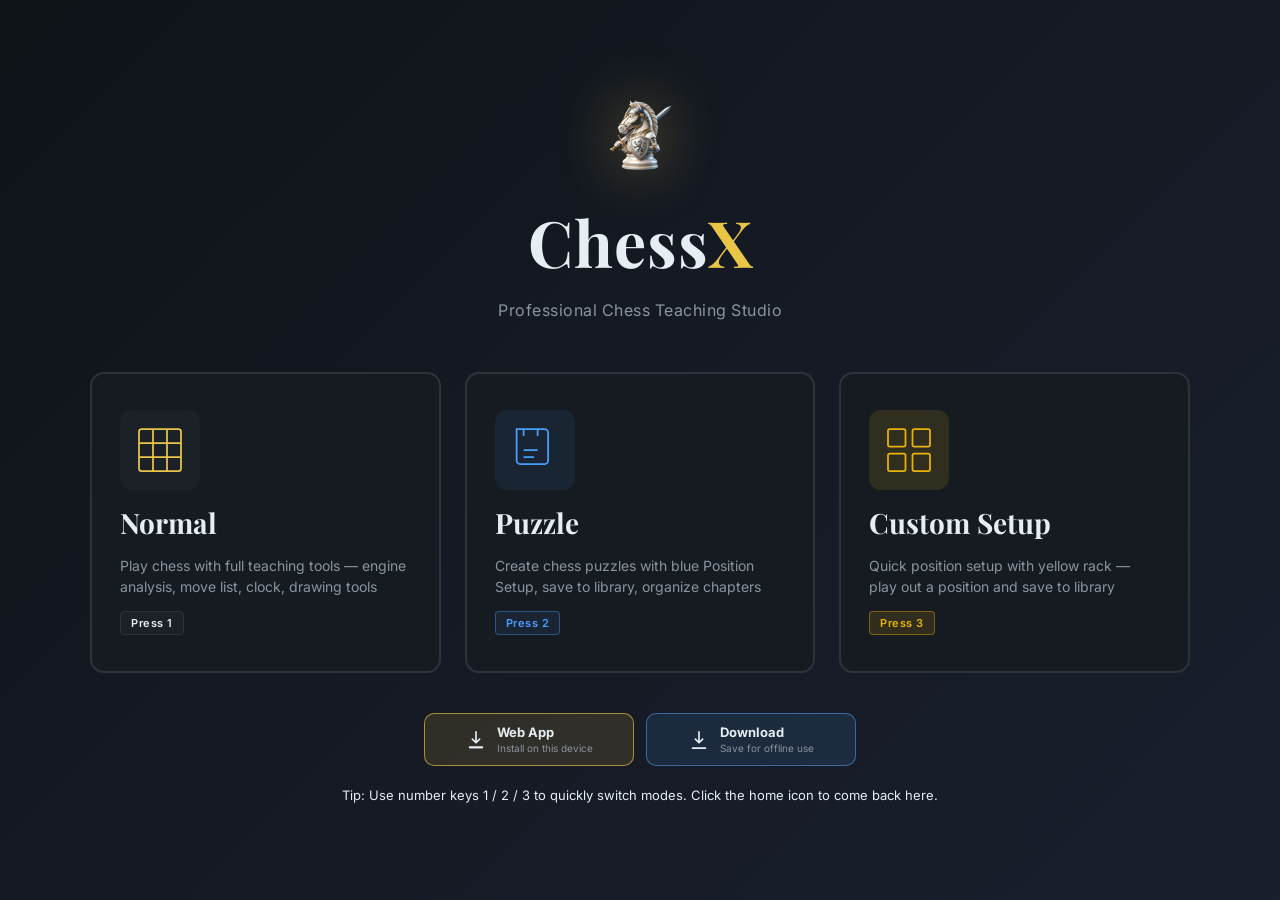
<file: index.html>
<!DOCTYPE html>
<html lang="en">
<head>
<meta charset="UTF-8" />
<meta name="viewport" content="width=device-width, initial-scale=1.0, viewport-fit=cover" />
<meta name="theme-color" content="#161b22" />
<meta name="mobile-web-app-capable" content="yes" />
<meta name="apple-mobile-web-app-capable" content="yes" />
<meta name="apple-mobile-web-app-status-bar-style" content="black-translucent" />
<meta name="apple-mobile-web-app-title" content="ChessX" />
<title>ChessX — Professional Chess Teaching Studio</title>
<link rel="manifest" href="manifest.webmanifest" />
<link rel="icon" type="image/png" sizes="128x128" href="favicon.png?v=knight" />
<link rel="alternate icon" type="image/png" sizes="128x128" href="favicon.png?v=knight" />
<link rel="apple-touch-icon" href="brand-knight.png?v=knight" />
<!-- CSS: split per section (was styles.css). Keep this order — it is the
     original cascade order, and css/<file> maps 1:1 to the old section banner.
     `python3 tools/verify_split.py` proves the concatenation is still intact. -->
<link rel="stylesheet" href="css/00-base.css" />
<link rel="stylesheet" href="css/10-topbar.css" />
<link rel="stylesheet" href="css/11-lesson-header.css" />
<link rel="stylesheet" href="css/12-layout.css" />
<link rel="stylesheet" href="css/13-sidebars.css" />
<link rel="stylesheet" href="css/14-drawing-tools.css" />
<link rel="stylesheet" href="css/15-position-editor.css" />
<link rel="stylesheet" href="css/16-bookmarks.css" />
<link rel="stylesheet" href="css/17-themes.css" />
<link rel="stylesheet" href="css/18-board.css" />
<link rel="stylesheet" href="css/19-puzzle-overlay.css" />
<link rel="stylesheet" href="css/20-move-list.css" />
<link rel="stylesheet" href="css/21-chess-clock.css" />
<link rel="stylesheet" href="css/22-teacher-notes.css" />
<link rel="stylesheet" href="css/23-modal-dead.css" />
<link rel="stylesheet" href="css/24-utils.css" />
<link rel="stylesheet" href="css/25-responsive.css" />
<link rel="stylesheet" href="css/26-right-sidebar.css" />
<link rel="stylesheet" href="css/27-left-sidebar-toggle.css" />
<link rel="stylesheet" href="css/28-position-setup-advanced.css" />
<link rel="stylesheet" href="css/30-puzzle-library.css" />
<link rel="stylesheet" href="css/31-puzzle-editor.css" />
<link rel="stylesheet" href="css/32-puzzle-authoring.css" />
<link rel="stylesheet" href="css/33-puzzle-editor-enhanced.css" />
<link rel="stylesheet" href="css/34-puzzle-inline-setup.css" />
<link rel="stylesheet" href="css/35-puzzle-editor-blue.css" />
<link rel="stylesheet" href="css/36-mode-setup.css" />
<link rel="stylesheet" href="css/37-mode-puzzle.css" />
<link rel="stylesheet" href="css/38-puzzle-editor-ui.css" />
<link rel="stylesheet" href="css/40-home-button.css" />
<link rel="stylesheet" href="css/41-front-page.css" />
<link rel="stylesheet" href="css/45-mode-normal.css" />
<link rel="stylesheet" href="css/46-checkmate.css" />
<link rel="stylesheet" href="css/47-fullscreen.css" />
<link rel="stylesheet" href="css/48-inspect-guard.css" />
<link rel="preconnect" href="https://fonts.googleapis.com">
<link rel="preconnect" href="https://fonts.gstatic.com" crossorigin>
<link href="https://fonts.googleapis.com/css2?family=Inter:wght@400;500;600;700;800&family=Playfair+Display:wght@600;700&display=swap" rel="stylesheet">
</head>
<body>

<!-- ================= TOP BAR ================= -->
<header class="topbar" id="topbar">
  <div class="brand">
    <button class="btn-ghost btn-home" id="btnHome" title="Home / Mode Picker (H)">
      <svg width="16" height="16" viewBox="0 0 24 24" fill="none" stroke="currentColor" stroke-width="2"><path d="M3 12l9-9 9 9M5 10v10h14V10"/></svg>
    </button>
    <img class="brand-icon" src="brand-knight.png" width="24" height="24" alt="ChessX white knight" />
    <span class="brand-name">Chess<span>X</span></span>
    <span class="brand-tag">Teaching Studio</span>
    <span class="mode-indicator" id="modeIndicator"></span>
  </div>

  <nav class="topbar-actions">
    <button class="btn-ghost" id="btnToggleLeftSidebar" title="Toggle Tools (T)"><svg width="16" height="16" viewBox="0 0 24 24" fill="none" stroke="currentColor" stroke-width="2"><path d="M3 6h18M3 12h18M3 18h18"/></svg><span>Tools</span></button>
    <button class="btn-ghost" id="btnFlip" title="Flip Board (F)"><svg width="16" height="16" viewBox="0 0 24 24" fill="none" stroke="currentColor" stroke-width="2"><path d="M3 12h18M3 12l4-4M3 12l4 4M21 12l-4-4M21 12l-4 4"/></svg><span>Flip</span></button>
    <button class="btn-ghost" id="btnReset" title="Reset (R)"><svg width="16" height="16" viewBox="0 0 24 24" fill="none" stroke="currentColor" stroke-width="2"><path d="M3 12a9 9 0 1 0 3-6.7L3 8"/><path d="M3 3v5h5"/></svg><span>Reset</span></button>
    <button class="btn-ghost" id="btnFullscreen" title="Fullscreen"><svg width="16" height="16" viewBox="0 0 24 24" fill="none" stroke="currentColor" stroke-width="2"><path d="M3 8V3h5M21 8V3h-5M3 16v5h5M21 16v5h-5"/></svg><span>Full</span></button>
  </nav>
</header>

<!-- ================= FRONT PAGE / MODE PICKER ================= -->
<div class="front-page" id="frontPage">
  <div class="front-page-inner">
    <div class="front-page-logo">
      <img class="brand-emblem" src="brand-knight.png" width="84" height="84" alt="ChessX white knight with shield and sword" />
      <h1 class="front-page-title">Chess<span>X</span></h1>
      <p class="front-page-tagline">Professional Chess Teaching Studio</p>
    </div>

    <div class="mode-cards">
      <button class="mode-card mode-card-normal" id="modeCardNormal" data-mode="normal">
        <div class="mode-card-icon">
          <svg viewBox="0 0 64 64" width="56" height="56" fill="none" stroke="currentColor" stroke-width="2">
            <rect x="8" y="8" width="48" height="48" rx="3"/>
            <path d="M8 24h48M8 40h48M24 8v48M40 8v48"/>
          </svg>
        </div>
        <h2 class="mode-card-title">Normal</h2>
        <p class="mode-card-desc">Play chess with full teaching tools — engine analysis, move list, clock, drawing tools</p>
        <span class="mode-card-hotkey">Press 1</span>
      </button>

      <button class="mode-card mode-card-puzzle" id="modeCardPuzzle" data-mode="puzzle">
        <div class="mode-card-icon">
          <svg viewBox="0 0 64 64" width="56" height="56" fill="none" stroke="currentColor" stroke-width="2">
            <path d="M11 8h32a4 4 0 0 1 4 4v32a4 4 0 0 1-4 4H15a4 4 0 0 1-4-4V8z"/>
            <path d="M19 8v8M35 8v8M19 32h16M19 40h12"/>
          </svg>
        </div>
        <h2 class="mode-card-title">Puzzle</h2>
        <p class="mode-card-desc">Create chess puzzles with blue Position Setup, save to library, organize chapters</p>
        <span class="mode-card-hotkey">Press 2</span>
      </button>

      <button class="mode-card mode-card-setup" id="modeCardSetup" data-mode="setup">
        <div class="mode-card-icon">
          <svg viewBox="0 0 64 64" width="56" height="56" fill="none" stroke="currentColor" stroke-width="2">
            <rect x="8" y="8" width="20" height="20" rx="2"/>
            <rect x="36" y="8" width="20" height="20" rx="2"/>
            <rect x="8" y="36" width="20" height="20" rx="2"/>
            <rect x="36" y="36" width="20" height="20" rx="2"/>
          </svg>
        </div>
        <h2 class="mode-card-title">Custom Setup</h2>
        <p class="mode-card-desc">Quick position setup with yellow rack — play out a position and save to library</p>
        <span class="mode-card-hotkey">Press 3</span>
      </button>
    </div>

    <div class="front-page-actions" id="appActions" aria-label="ChessX app options">
      <button class="app-action app-action-install" id="btnInstallApp" type="button">
        <svg class="app-action-icon" viewBox="0 0 24 24" aria-hidden="true"><path d="M12 3v12m0 0 4-4m-4 4-4-4M5 20h14"/><path d="M5 20h14"/></svg>
        <span class="app-action-copy"><strong>Web App</strong><small>Install on this device</small></span>
      </button>
      <a class="app-action app-action-download" id="btnDownloadApp" href="ChessX-WebApp.zip" download="ChessX-WebApp.zip">
        <svg class="app-action-icon" viewBox="0 0 24 24" aria-hidden="true"><path d="M12 3v12m0 0 4-4m-4 4-4-4M5 21h14"/><path d="M5 21h14"/></svg>
        <span class="app-action-copy"><strong>Download</strong><small>Save for offline use</small></span>
      </a>
    </div>
    <p class="app-install-note" id="appInstallNote" role="status" aria-live="polite"></p>
    <p class="app-offline-note" id="appOfflineNote" role="status" aria-live="polite"></p>

    <div class="front-page-footer">
      <p>Tip: Use number keys 1 / 2 / 3 to quickly switch modes. Click the home icon to come back here.</p>
    </div>
  </div>
</div>

<!-- ================= MAIN LAYOUT ================= -->
<main class="layout" id="layout" data-layout="focus">

  <!-- LEFT SIDEBAR: Teaching Tools -->
  <aside class="sidebar sidebar-left" id="leftSidebar">
    <!-- PUZZLE MODE POSITION SETUP (only visible in authoring mode) -->
    <div class="panel puzzle-mode-only" id="puzzleLeftPanel">
      <div class="panel-title panel-title-blue">
        <svg width="14" height="14" viewBox="0 0 24 24" fill="none" stroke="currentColor" stroke-width="2"><rect x="3" y="3" width="7" height="7"/><rect x="14" y="3" width="7" height="7"/><rect x="14" y="14" width="7" height="7"/><rect x="3" y="14" width="7" height="7"/></svg>
        Position Setup <span class="editor-subtitle">(puzzle only)</span>
      </div>
      <div class="pe-setup-hint" id="peSetupHint">Click a piece → click a square · drag pieces too · right-click to erase</div>
      <div class="pe-setup-controls">
        <button class="pe-mini" id="btnPEUndo" title="Undo">↶ Undo</button>
        <button class="pe-mini" id="btnPERedo" title="Redo">↷ Redo</button>
        <span class="pe-piece-count" id="pePieceCount">0·0</span>
        <button class="pe-mini" id="btnPEEmpty" title="Empty board">⌀ Empty</button>
        <button class="pe-mini" id="btnPEStart" title="Reset to standard">↻ Start</button>
      </div>
      <div class="pe-piece-rack" id="pePieceRack">
        <!-- Filled by JS -->
      </div>
      <div class="pe-presets">
        <button class="pe-preset" data-preset="standard">Standard</button>
        <button class="pe-preset" data-preset="empty">Empty</button>
        <button class="pe-preset" data-preset="pawns_kings">Pawns + Kings</button>
        <button class="pe-preset" data-preset="rooks_pawns">Rooks + Pawns</button>
        <button class="pe-preset" data-preset="endgame_kq">K+Q vs K</button>
        <button class="pe-preset" data-preset="endgame_krk">K+R vs K</button>
        <button class="pe-preset" data-preset="castling_test">Castling</button>
      </div>
      <button class="pe-btn-capture" id="btnPEUseForPuzzle" title="Use this setup as the puzzle's starting position">
        <svg width="14" height="14" viewBox="0 0 24 24" fill="currentColor"><polygon points="5 3 19 12 5 21 5 3"/></svg>
        USE THIS POSITION FOR PUZZLE
      </button>
    </div>

    <div class="panel" id="drawingToolsPanel">
      <div class="panel-title">
        <svg width="14" height="14" viewBox="0 0 24 24" fill="none" stroke="currentColor" stroke-width="2"><path d="M12 19l7-7 3 3-7 7-3-3z"/><path d="M18 13l-1.5-7.5L2 2l3.5 14.5L13 18l5-5z"/><path d="M2 2l7.586 7.586"/><circle cx="11" cy="11" r="2"/></svg>
        Drawing Tools
        <div class="anno-header-actions">
          <button class="btn-mini anno-mini" id="btnAnnoUndo" title="Undo drawing (1 by 1)" disabled>↶ Undo</button>
          <button class="btn-mini anno-mini" id="btnAnnoRedo" title="Redo drawing (1 by 1)" disabled>↷ Redo</button>
        </div>
      </div>
      <div class="tool-grid">
        <button class="tool-btn active" data-tool="select" title="Select / Move Pieces (V)">
          <svg viewBox="0 0 24 24" fill="currentColor"><path d="M5 3l14 8-6 2-2 6z"/></svg>
          <span>Select</span>
        </button>
        <button class="tool-btn" data-tool="arrow" title="Arrow (A)">
          <svg viewBox="0 0 24 24" fill="none" stroke="currentColor" stroke-width="2.5"><path d="M4 20 L20 4 M14 4 H20 V10" stroke-linecap="round" stroke-linejoin="round"/></svg>
          <span>Arrow</span>
        </button>
        <button class="tool-btn" data-tool="circle" title="Circle (C)">
          <svg viewBox="0 0 24 24" fill="none" stroke="currentColor" stroke-width="2.5"><circle cx="12" cy="12" r="8"/></svg>
          <span>Circle</span>
        </button>
        <button class="tool-btn" data-tool="highlight" title="Highlight (H)">
          <svg viewBox="0 0 24 24" fill="currentColor"><rect x="4" y="4" width="16" height="16" rx="2"/></svg>
          <span>Highlight</span>
        </button>
        <button class="tool-btn" data-tool="rectangle" title="Rectangle — one square click">
          <svg viewBox="0 0 24 24" fill="none" stroke="currentColor" stroke-width="2.5"><rect x="4" y="4" width="16" height="16"/></svg>
          <span>Rect</span>
        </button>
        <button class="tool-btn" data-tool="triangle" title="Triangle — left click places, double left click removes">
          <svg viewBox="0 0 24 24" fill="none" stroke="currentColor" stroke-width="2.5"><path d="M12 4 L21 20 H3 Z" stroke-linejoin="round"/></svg>
          <span>Triangle</span>
        </button>
        <button class="tool-btn" data-tool="hexagon" title="Hexagon — left click places, double left click removes">
          <svg viewBox="0 0 24 24" fill="none" stroke="currentColor" stroke-width="2.5"><path d="M12 3l7.8 4.5v9L12 21l-7.8-4.5v-9z" stroke-linejoin="round"/></svg>
          <span>Hexagon</span>
        </button>
        <button class="tool-btn" data-tool="eraser" title="Eraser (E)">
          <svg viewBox="0 0 24 24" fill="none" stroke="currentColor" stroke-width="2"><path d="M20 20H7L3 16l9-9 9 9-5 5"/><line x1="18" y1="13" x2="9" y2="22"/></svg>
          <span>Eraser</span>
        </button>
      </div>
      <div class="color-row">
        <div class="color-row-header">
          <span class="color-label">Color</span>
          <button class="btn-mini color-cycle-btn" id="btnCycleColor" title="Cycle Color (Press C)">
            <svg width="12" height="12" viewBox="0 0 24 24" fill="none" stroke="currentColor" stroke-width="2"><path d="M21.5 2v6h-6M21.34 15.57a10 10 0 1 1-.57-8.38l5.67-5.67"/></svg>
            Cycle <kbd class="kbd-badge">C</kbd>
          </button>
        </div>
        <div class="color-dots-grid">
          <button class="color-dot active" style="--c:#ffaa00" data-color="#ffaa00" title="Amber / Gold (Press C)"></button>
          <button class="color-dot" style="--c:#ef4444" data-color="#ef4444" title="Red"></button>
          <button class="color-dot" style="--c:#22c55e" data-color="#22c55e" title="Green"></button>
          <button class="color-dot" style="--c:#06b6d4" data-color="#06b6d4" title="Cyan / Sky"></button>
          <button class="color-dot" style="--c:#3b82f6" data-color="#3b82f6" title="Blue"></button>
          <button class="color-dot" style="--c:#a855f7" data-color="#a855f7" title="Purple / Violet"></button>
          <button class="color-dot" style="--c:#ec4899" data-color="#ec4899" title="Pink / Magenta"></button>
          <button class="color-dot" style="--c:#f97316" data-color="#f97316" title="Orange"></button>
          <button class="color-dot" style="--c:#84cc16" data-color="#84cc16" title="Lime"></button>
          <button class="color-dot" style="--c:#14b8a6" data-color="#14b8a6" title="Teal"></button>
          <button class="color-dot" style="--c:#f59e0b" data-color="#f59e0b" title="Warm Gold"></button>
          <button class="color-dot" style="--c:#ffffff" data-color="#ffffff" title="White"></button>
        </div>
      </div>
      <div class="anno-bottom-row">
        <button class="btn-mini anno-mini" id="btnAnnoUndoBottom" title="Undo drawing (1 by 1)" disabled>↶ Undo</button>
        <button class="btn-mini anno-mini" id="btnAnnoRedoBottom" title="Redo drawing (1 by 1)" disabled>↷ Redo</button>
        <button class="btn-danger-full anno-clear-btn" id="btnClearAnnotations">
          <svg width="14" height="14" viewBox="0 0 24 24" fill="none" stroke="currentColor" stroke-width="2"><path d="M3 6h18M8 6V4a2 2 0 0 1 2-2h4a2 2 0 0 1 2 2v2m3 0v14a2 2 0 0 1-2 2H7a2 2 0 0 1-2-2V6"/></svg>
          Clear
        </button>
      </div>
    </div>

    <div class="panel" id="yellowPositionSetupPanel">
      <div class="panel-title">
        <svg width="14" height="14" viewBox="0 0 24 24" fill="none" stroke="currentColor" stroke-width="2"><rect x="3" y="3" width="7" height="7"/><rect x="14" y="3" width="7" height="7"/><rect x="14" y="14" width="7" height="7"/><rect x="3" y="14" width="7" height="7"/></svg>
        Position Setup
      </div>
      <div class="position-editor">
        <div class="setup-hint" id="setupHint">Click a piece in rack OR double-click a board piece · drag pieces too</div>
        <div class="setup-tools">
          <button class="btn-mini" id="btnSetupUndo" title="Undo (Ctrl+Z)">↶ Undo</button>
          <button class="btn-mini" id="btnSetupRedo" title="Redo (Ctrl+Y)">↷ Redo</button>
          <span class="piece-count" id="pieceCount" title="Pieces on board: white · black">0·0</span>
        </div>
        <div class="piece-rack" id="pieceRack">
          <!-- Filled by JS — drag pieces or click to select -->
        </div>
        <div class="preset-grid">
          <button class="preset-btn" data-preset="standard" title="Standard starting position">Standard</button>
          <button class="preset-btn" data-preset="empty" title="Empty board">Empty</button>
          <button class="preset-btn" data-preset="pawns_kings" title="All 8 Pawns each + Kings">Pawns + Kings</button>
          <button class="preset-btn" data-preset="rooks_pawns" title="All Rooks + All Pawns + Kings">Rooks + Pawns</button>
          <button class="preset-btn" data-preset="single_rook_pawns" title="Rook + 3 Pawns vs Rook + 3 Pawns">R+3P vs R+3P</button>
          <button class="preset-btn" data-preset="lucena" title="Lucena Position (Winning bridge technique)">Lucena Position</button>
          <button class="preset-btn" data-preset="philidor" title="Philidor Position (3rd rank defense)">Philidor Position</button>
          <button class="preset-btn" data-preset="queens_kings" title="Queen vs Queen + Kings">Queens + Kings</button>
          <button class="preset-btn" data-preset="queens_pawns" title="Queens + Pawns + Kings">Queens + Pawns</button>
          <button class="preset-btn" data-preset="queen_vs_rooks" title="Queen vs Two Rooks">Queen vs 2 Rooks</button>
          <button class="preset-btn" data-preset="bishops_pawns" title="Bishops + Pawns + Kings">Bishops + Pawns</button>
          <button class="preset-btn" data-preset="knights_pawns" title="Knights + Pawns + Kings">Knights + Pawns</button>
          <button class="preset-btn" data-preset="rook_vs_minor" title="Rook vs Bishop + Knight">Rook vs Minor</button>
          <button class="preset-btn" data-preset="pawn_race" title="Pawn Race (3 vs 3 breakthrough)">Pawn Race 3v3</button>
          <button class="preset-btn" data-preset="king_pawn" title="King + Pawn vs King (Key squares)">K+P vs K</button>
          <button class="preset-btn" data-preset="two_pawns" title="King + 2 Pawns vs King (Connected pawns)">K+2P vs K</button>
          <button class="preset-btn" data-preset="endgame_kq" title="King + Queen vs King (Queen mate)">K+Q vs K</button>
          <button class="preset-btn" data-preset="endgame_krk" title="King + Rook vs King (Rook mate)">K+R vs K</button>
          <button class="preset-btn" data-preset="two_rooks" title="King + 2 Rooks vs King (Lawnmower mate)">K+2R vs K</button>
          <button class="preset-btn" data-preset="two_bishops" title="King + 2 Bishops vs King (Two bishops mate)">K+2B vs K</button>
          <button class="preset-btn" data-preset="bishop_knight_mate" title="King + Bishop + Knight vs King (B+N mate)">K+B+N vs K</button>
          <button class="preset-btn" data-preset="castling_test" title="Castling test position">Castling</button>
        </div>
        <div class="pos-controls">
          <label class="checkbox-row"><input type="checkbox" id="optWhiteCastleK"> <span>White O-O</span></label>
          <label class="checkbox-row"><input type="checkbox" id="optWhiteCastleQ"> <span>White O-O-O</span></label>
          <label class="checkbox-row"><input type="checkbox" id="optBlackCastleK"> <span>Black O-O</span></label>
          <label class="checkbox-row"><input type="checkbox" id="optBlackCastleQ"> <span>Black O-O-O</span></label>
          <div class="row">
            <span class="small-label">Side to move</span>
            <select id="optSideToMove">
              <option value="w">White</option>
              <option value="b">Black</option>
            </select>
          </div>
          <div class="row">
            <span class="small-label">En passant</span>
            <select id="optEnPassant">
              <option value="-">—</option>
              <option value="a3">a3</option><option value="b3">b3</option><option value="c3">c3</option>
              <option value="d3">d3</option><option value="e3">e3</option><option value="f3">f3</option>
              <option value="g3">g3</option><option value="h3">h3</option>
              <option value="a6">a6</option><option value="b6">b6</option><option value="c6">c6</option>
              <option value="d6">d6</option><option value="e6">e6</option><option value="f6">f6</option>
              <option value="g6">g6</option><option value="h6">h6</option>
            </select>
          </div>
          <div class="row">
            <span class="small-label">Halfmove</span>
            <input type="number" id="optHalfmove" min="0" max="100" value="0" style="width:60px">
            <span class="small-label">Fullmove</span>
            <input type="number" id="optFullmove" min="1" max="500" value="1" style="width:60px">
          </div>
          <button class="btn-primary-full" id="btnStartFromPosition">
            <svg width="14" height="14" viewBox="0 0 24 24" fill="currentColor"><polygon points="5 3 19 12 5 21 5 3"/></svg>
            START FROM POSITION
          </button>
          <div class="row">
            <button class="btn-ghost-full" id="btnClearBoard">Clear Board</button>
            <button class="btn-ghost-full" id="btnLoadStandard">Reset to Start</button>
          </div>
        </div>
      </div>
    </div>

    <div class="panel" id="yellowFenPanel">
      <div class="panel-title">
        <svg width="14" height="14" viewBox="0 0 24 24" fill="none" stroke="currentColor" stroke-width="2"><polyline points="16 18 22 12 16 6"/><polyline points="8 6 2 12 8 18"/></svg>
        FEN
      </div>
      <textarea id="fenInput" rows="2" placeholder="Paste FEN..."></textarea>
      <div class="row">
        <button class="btn-ghost-full" id="btnLoadFen">Load FEN</button>
        <button class="btn-ghost-full" id="btnCopyFen">Copy</button>
      </div>
    </div>

    <div class="panel" id="themesPanel">
      <div class="panel-title">
        <svg width="14" height="14" viewBox="0 0 24 24" fill="none" stroke="currentColor" stroke-width="2"><rect x="2" y="3" width="20" height="14" rx="2"/><line x1="8" y1="21" x2="16" y2="21"/><line x1="12" y1="17" x2="12" y2="21"/></svg>
        Themes
      </div>
      <div class="theme-grid" id="themeGrid">
        <button class="theme-btn active" data-theme="classic" title="Classic">
          <div class="theme-preview">
            <div class="t-light"></div><div class="t-dark"></div>
            <div class="t-light"></div><div class="t-dark"></div>
          </div>
          <span>Classic</span>
        </button>
        <button class="theme-btn" data-theme="tournament" title="Tournament">
          <div class="theme-preview">
            <div class="t-light" style="background:#f0d9b5"></div><div class="t-dark" style="background:#b58863"></div>
            <div class="t-light" style="background:#f0d9b5"></div><div class="t-dark" style="background:#b58863"></div>
          </div>
          <span>Tournament</span>
        </button>
        <button class="theme-btn" data-theme="wooden" title="Wooden">
          <div class="theme-preview">
            <div class="t-light" style="background:#eedab9"></div><div class="t-dark" style="background:#7a4f2a"></div>
            <div class="t-light" style="background:#eedab9"></div><div class="t-dark" style="background:#7a4f2a"></div>
          </div>
          <span>Wooden</span>
        </button>
        <button class="theme-btn" data-theme="dark" title="Dark">
          <div class="theme-preview">
            <div class="t-light" style="background:#4a5568"></div><div class="t-dark" style="background:#1a202c"></div>
            <div class="t-light" style="background:#4a5568"></div><div class="t-dark" style="background:#1a202c"></div>
          </div>
          <span>Dark</span>
        </button>
        <button class="theme-btn" data-theme="minimal" title="Minimal">
          <div class="theme-preview">
            <div class="t-light" style="background:#ffffff"></div><div class="t-dark" style="background:#e5e5e5"></div>
            <div class="t-light" style="background:#ffffff"></div><div class="t-dark" style="background:#e5e5e5"></div>
          </div>
          <span>Minimal</span>
        </button>
        <button class="theme-btn" data-theme="green" title="Green">
          <div class="theme-preview">
            <div class="t-light" style="background:#ebecd0"></div><div class="t-dark" style="background:#739552"></div>
            <div class="t-light" style="background:#ebecd0"></div><div class="t-dark" style="background:#739552"></div>
          </div>
          <span>Green</span>
        </button>
      </div>
      <div class="row">
        <span class="small-label">Pieces</span>
        <select id="pieceStyle">
          <option value="alpha">Alpha</option>
          <option value="merida">Merida</option>
          <option value="classic">Classic</option>
        </select>
      </div>
    </div>
  </aside>

  <!-- CENTER: BOARD AREA -->
  <section class="board-area" id="boardArea">
    <div class="board-wrapper" id="boardWrapper">
      <div class="board-container" id="boardContainer">
        <div class="board" id="board"></div>
        <svg class="board-svg" id="boardSvg" xmlns="http://www.w3.org/2000/svg"></svg>
        <div id="promotionOverlay" class="promotion-overlay" style="display: none;">
          <div class="promotion-dialog" role="dialog" aria-modal="true" aria-label="Promote Pawn">
            <div class="promotion-header">
              <span class="promotion-title">Promote Pawn</span>
              <button id="btnPromoCancel" class="promotion-cancel-btn" title="Cancel promotion (Esc)">✕</button>
            </div>
            <div class="promotion-pieces" id="promotionPieces"></div>
            <div class="promotion-hint">Choose Queen, Rook, Bishop or Knight (or press Q, R, B, N)</div>
          </div>
        </div>
      </div>

      <!-- Transient user messages (errors, confirmations). The pop-up toasts
           were switched off, but a refusal with no feedback looks like a dead
           button, so messages land here instead. It is absolutely positioned:
           boardFreeBox() ignores absolute children, so showing a message can
           never resize the board. -->
      <div class="board-msg" id="boardMsg" role="status" aria-live="polite"></div>

      <!-- Both player rows share ONE slim strip *under* the board: nothing may
           sit above the board, so its top edge lands flush on the topbar and
           autoFitBoard() hands every freed pixel to the squares. -->
      <div class="board-meta-strip">
        <div class="board-meta-top" id="boardMetaTop">
          <div class="player-info">
            <div class="player-flag black" id="playerTop"></div>
            <div class="player-name" id="playerTopName">Black</div>
            <div class="captured" id="capturedTop"></div>
            <div class="material-adv" id="materialTop" aria-live="off"></div>
          </div>
        </div>
        <div class="board-meta-bottom">
          <div class="player-info">
            <div class="player-flag white" id="playerBottom"></div>
            <div class="player-name" id="playerBottomName">White</div>
            <div class="captured" id="capturedBottom"></div>
            <div class="material-adv" id="materialBottom" aria-live="off"></div>
          </div>
        </div>
      </div>
    </div>

    <!-- Authoring Toolbar (visible only in puzzle authoring mode) -->
    <div class="authoring-toolbar">
      <button id="btnAuthoringCapture" title="Capture current board position as puzzle start">
        📸 Capture Position
      </button>
      <button id="btnAuthoringLoad" title="Load puzzle's FEN to board">
        ⬇ Load
      </button>
      <span class="separator"></span>
      <button id="btnAuthoringNew" title="Start new puzzle">
        ➕ New
      </button>
      <button id="btnAuthoringSave" class="primary" title="Save puzzle">
        💾 SAVE
      </button>
      <span class="separator"></span>
      <button id="btnAuthoringTest" title="Test puzzle from student view">
        ▶ Test
      </button>
      <button id="btnAuthoringExit" class="danger" title="Exit authoring mode">
        ✕ Exit
      </button>
    </div>

    <!-- Puzzle Overlay -->
    <div class="puzzle-overlay hidden" id="puzzleOverlay">
      <div class="puzzle-card">
        <div class="puzzle-title">YOUR MOVE?</div>
        <div class="puzzle-question" id="puzzleQuestion">What should White play here?</div>
        <div class="puzzle-card-actions">
          <button class="btn-ghost-full" id="btnPuzzleBack" title="Back to editing this puzzle (Esc)">✎ Edit</button>
          <button class="btn-ghost-full" id="btnPuzzleDone" title="Finish and leave the board as is">✕ Done</button>
        </div>
        <button class="btn-primary-full" id="btnRevealAnswer">REVEAL ANSWER</button>
        <div class="puzzle-answer hidden" id="puzzleAnswer">
          <div class="puzzle-answer-label">Answer</div>
          <div class="puzzle-answer-move" id="puzzleAnswerMove">—</div>
        </div>
      </div>
    </div>
  </section>

  <!-- RIGHT SIDEBAR -->
  <aside class="sidebar sidebar-right" id="rightSidebar">

    <!-- Play against Stockfish from the current position -->
    <div class="panel bot-panel" id="botPanel" hidden>
      <div class="panel-title">
        <svg width="14" height="14" viewBox="0 0 24 24" fill="none" stroke="currentColor" stroke-width="2"><circle cx="12" cy="12" r="9"/><path d="M8 10h.01M16 10h.01M8 15c1.2 1.2 2.8 1.8 4 1.8s2.8-.6 4-1.8"/><path d="M12 3v3M4.9 5.1l2.1 2.1M19.1 5.1 17 7.2"/></svg>
        Play Against Bot
      </div>
      <div class="bot-side-info" id="botSideInfo">You: White · Bot: Black</div>
      <div class="bot-help">Flip the board to change your side. Your current position and move list are kept.</div>
      <div class="row bot-controls-row">
        <label class="small-label" for="botElo">Bot Elo</label>
        <select id="botElo" aria-label="Bot Elo">
          <option value="400">400 · Beginner</option>
          <option value="600">600 · Beginner</option>
          <option value="800">800 · Easy</option>
          <option value="1000" selected>1000 · Easy</option>
          <option value="1200">1200 · Club</option>
          <option value="1400">1400 · Club</option>
          <option value="1600">1600 · Strong</option>
          <option value="1800">1800 · Strong</option>
          <option value="2000">2000 · Expert</option>
          <option value="2200">2200 · Expert</option>
          <option value="2400">2400 · Master</option>
        </select>
      </div>
      <button class="btn-primary-full bot-toggle" id="btnBotToggle" type="button">Play Against Bot</button>
      <div class="bot-status" id="botStatus" role="status" aria-live="polite">Ready — flip the board to choose your side.</div>
    </div>

    <!-- Stockfish Engine -->
    <div class="panel" id="enginePanel">
      <div class="panel-title">
        <svg width="14" height="14" viewBox="0 0 24 24" fill="none" stroke="currentColor" stroke-width="2"><circle cx="12" cy="12" r="10"/><path d="M12 6v6l4 2"/></svg>
        Stockfish Analysis
        <button class="btn-icon-mini" id="btnHideEngine" title="Hide Engine">
          <svg width="12" height="12" viewBox="0 0 24 24" fill="none" stroke="currentColor" stroke-width="2"><path d="M1 12s4-8 11-8 11 8 11 8-4 8-11 8-11-8-11-8z"/><line x1="2" y1="2" x2="22" y2="22"/></svg>
        </button>
      </div>

      <div class="engine-display" id="engineDisplay">
        <div class="engine-eval">
          <div class="eval-label">Evaluation</div>
          <div class="eval-value" id="evalValue">+0.0</div>
        </div>
        <div class="engine-bar">
          <div class="bar-white" id="barWhite" style="width:50%"></div>
          <div class="bar-black" id="barBlack" style="width:50%"></div>
        </div>
        <div class="engine-info">
          <div class="info-row"><span>Best Move</span><strong id="bestMove">—</strong></div>
          <div class="info-row"><span>Depth</span><strong id="depth">0</strong></div>
          <div class="info-row"><span>Nodes</span><strong id="nodes">0</strong></div>
          <div class="info-row"><span>Status</span><strong id="engineStatus">Idle</strong></div>
        </div>
        <div class="pv-list">
          <div class="pv-title">Principal Variation</div>
          <div class="pv-moves" id="pvMoves">—</div>
        </div>
        <div class="multipv" id="multipv"></div>
        <div class="row">
          <button class="btn-ghost-full" id="btnEngineToggle">Start Analysis</button>
        </div>
        <div class="row">
          <span class="small-label">Depth</span>
          <select id="engineDepth">
            <option value="10">10</option>
            <option value="15" selected>15</option>
            <option value="20">20</option>
            <option value="25">25</option>
          </select>
          <span class="small-label">Multi-PV</span>
          <select id="engineMultiPV">
            <option value="1" selected>1</option>
            <option value="2">2</option>
            <option value="3">3</option>
            <option value="4">4</option>
          </select>
        </div>
      </div>
    </div>

    <!-- Move List -->
    <div class="panel" id="movePanel">
      <div class="panel-title">
        <svg width="14" height="14" viewBox="0 0 24 24" fill="none" stroke="currentColor" stroke-width="2"><line x1="8" y1="6" x2="21" y2="6"/><line x1="8" y1="12" x2="21" y2="12"/><line x1="8" y1="18" x2="21" y2="18"/><line x1="3" y1="6" x2="3.01" y2="6"/><line x1="3" y1="12" x2="3.01" y2="12"/><line x1="3" y1="18" x2="3.01" y2="18"/></svg>
        Move List
      </div>
      <div class="moves-wrapper">
        <div class="moves-list" id="movesList"></div>
      </div>
      <!-- positions saved with "+ Variation" - click to put one back on the board -->
      <div class="variation-list" id="variationList" style="display:none"></div>
      <div class="row">
        <button class="btn-ghost-full" id="btnPrevMove" title="Previous (←)">← Prev</button>
        <button class="btn-ghost-full" id="btnNextMove" title="Next (→)">Next →</button>
      </div>
      <div class="row">
        <button class="btn-ghost-full" id="btnAddVariation" title="Add Variation">+ Variation</button>
        <button class="btn-ghost-full" id="btnDeleteMove">Delete Move</button>
      </div>
    </div>

    <!-- Chess Clock -->
    <div class="panel" id="clockPanel">
      <div class="panel-title">
        <svg width="14" height="14" viewBox="0 0 24 24" fill="none" stroke="currentColor" stroke-width="2"><circle cx="12" cy="12" r="10"/><polyline points="12 6 12 12 16 14"/></svg>
        Chess Clock
        <button class="btn-icon-mini" id="btnToggleClock" title="Hide Clock">
          <svg width="12" height="12" viewBox="0 0 24 24" fill="none" stroke="currentColor" stroke-width="2"><path d="M1 12s4-8 11-8 11 8 11 8-4 8-11 8-11-8-11-8z"/><line x1="2" y1="2" x2="22" y2="22"/></svg>
        </button>
      </div>
      <div class="clocks">
        <div class="clock" id="clockBlack">
          <div class="clock-time">10:00</div>
          <div class="clock-name">Black</div>
        </div>
        <div class="clock" id="clockWhite">
          <div class="clock-time">10:00</div>
          <div class="clock-name">White</div>
        </div>
      </div>
      <div class="row">
        <button class="btn-ghost-full" data-clock="blitz" data-time="180">Blitz 3:00</button>
        <button class="btn-ghost-full" data-clock="rapid" data-time="600">Rapid 10:00</button>
        <button class="btn-ghost-full" data-clock="classical" data-time="1800">Classical 30:00</button>
      </div>
      <div class="row">
        <input type="number" id="clockCustom" placeholder="Min" min="1" value="10">
        <button class="btn-ghost-full" id="btnSetCustomClock">Set</button>
      </div>
      <div class="row">
        <button class="btn-primary-full" id="btnClockToggle">Start Clock</button>
      </div>
    </div>

    <!-- Library / Chapters (advanced puzzle authoring) -->
    <div class="panel" id="libraryPanel">
      <div class="panel-title">
        <svg width="14" height="14" viewBox="0 0 24 24" fill="none" stroke="currentColor" stroke-width="2"><path d="M4 19.5A2.5 2.5 0 0 1 6.5 17H20"/><path d="M6.5 2H20v20H6.5A2.5 2.5 0 0 1 4 19.5v-15A2.5 2.5 0 0 1 6.5 2z"/></svg>
        Library / Chapters
        <button class="btn-icon-mini" id="btnNewChapter" title="New Chapter"><svg width="12" height="12" viewBox="0 0 24 24" fill="none" stroke="currentColor" stroke-width="2"><path d="M12 5v14M5 12h14"/></svg></button>
      </div>
      <div class="library-search">
        <input type="text" id="librarySearch" placeholder="Search puzzles..." />
      </div>
      <div class="puzzle-progress" id="puzzleProgress" role="status" aria-label="Current puzzle position" aria-live="polite">—</div>
      <div class="library-tree" id="libraryTree">
        <!-- Filled by JS: chapters and puzzles -->
      </div>
      <div class="row">
        <button class="btn-ghost-full" id="btnImportLibrary" title="Import and verify a ChessX puzzle library JSON file">Import</button>
        <button class="btn-ghost-full" id="btnExportLibrary">Export</button>
      </div>
      <input type="file" id="libraryFileInput" accept=".json,application/json" style="display:none" />
    </div>

    <!-- PUZZLE EDITOR (blue accent - distinct from left Position Setup) -->
    <div class="panel puzzle-editor-panel" id="puzzleEditorPanel">
      <div class="panel-title panel-title-blue">
        <svg width="14" height="14" viewBox="0 0 24 24" fill="none" stroke="currentColor" stroke-width="2"><path d="M11 4H4a2 2 0 0 0-2 2v14a2 2 0 0 0 2 2h14a2 2 0 0 0 2-2v-7"/><path d="M18.5 2.5a2.121 2.121 0 0 1 3 3L12 15l-4 1 1-4 9.5-9.5z"/></svg>
        Puzzle Editor
        <span class="editor-subtitle">separate from Position Setup</span>
      </div>

      <!-- Quick action row at top -->
      <div class="pe-quick-actions">
        <button class="pe-action pe-action-primary" id="btnQuickPuzzle" title="Create new puzzle">
          <span class="pe-action-icon">+</span> New Puzzle
        </button>
        <button class="pe-action" id="btnQuickChapter" title="Create new chapter">
          <span class="pe-action-icon">+</span> Chapter
        </button>
        <button class="pe-action" id="btnQuickTest" title="Test puzzle as student">
          <span class="pe-action-icon">▶</span> Test
        </button>
      </div>

      <!-- Title field -->
      <div class="pe-row">
        <label>Title <span class="optional-tag">(optional)</span></label>
        <input type="text" id="puzzleTitle" placeholder="Auto-named if left blank" class="pe-input" />
      </div>

      <!-- Starting Position display -->
      <div class="pe-row">
        <label>Starting Position (FEN)</label>
        <div class="pe-fen-display" id="puzzleFenDisplay">No position set</div>
        <div class="pe-fen-actions">
          <button class="pe-mini" id="btnPECaptureBoard" title="Capture current board as puzzle position">📸 Capture Board</button>
          <button class="pe-mini" id="btnPELoadToBoard" title="Load puzzle position to board">⬇ Load to Board</button>
        </div>
        <textarea id="puzzleFen" rows="1" placeholder="FEN string..." style="display:none"></textarea>
      </div>

      <!-- BIG PRIMARY SAVE BUTTON -->
      <button class="pe-btn-save" id="btnSavePuzzle">
        <svg width="16" height="16" viewBox="0 0 24 24" fill="none" stroke="currentColor" stroke-width="2.5"><path d="M19 21H5a2 2 0 0 1-2-2V5a2 2 0 0 1 2-2h11l5 5v11a2 2 0 0 1-2 2z"/><polyline points="17 21 17 13 7 13 7 21"/><polyline points="7 3 7 8 15 8"/></svg>
        SAVE PUZZLE
      </button>

      <!-- Bottom row -->
      <div class="pe-bottom-row">
        <button class="pe-action-small" id="btnNewPuzzle">+ New</button>
        <button class="pe-action-small" id="btnDeletePuzzle" title="Delete this puzzle">🗑 Delete</button>
        <button class="pe-action-small" id="btnTestPuzzle" title="Test as student">▶ Test</button>
        <button class="pe-action-small" id="btnEditPosition" title="Place / remove pieces on the board">✎ Edit position</button>
      </div>

      <!-- Advanced fields -->
      <details class="pe-advanced">
        <summary>▸ Advanced (optional)</summary>
        <div class="pe-row">
          <label>Question / Hint for Student</label>
          <textarea id="puzzleDescription" rows="2" placeholder="What should the player do here?" class="pe-input"></textarea>
        </div>
        <div class="pe-row">
          <label>Solution (SAN moves)</label>
          <input type="text" id="puzzleSolution" placeholder="e.g. Nxe5, Qh5+, Rd1" class="pe-input" />
        </div>
        <div class="pe-row">
          <label>Difficulty</label>
          <select id="puzzleDifficulty" class="pe-input">
            <option value="1">★ Beginner</option>
            <option value="2">★★ Easy</option>
            <option value="3" selected>★★★ Medium</option>
            <option value="4">★★★★ Hard</option>
            <option value="5">★★★★★ Expert</option>
          </select>
        </div>
        <div class="pe-row">
          <label>Tags</label>
          <input type="text" id="puzzleTags" placeholder="e.g. mate, fork, endgame" class="pe-input" />
        </div>
        <div class="pe-row">
          <label>Chapter</label>
          <select id="puzzleChapterSelect" class="pe-input">
            <!-- Filled by JS -->
          </select>
        </div>
      </details>
    </div>

  </aside>
</main>

<!-- ================= INSPECTION GUARD ================= -->
<!-- Shown by js/04-protect.js while browser DevTools is open; covers the whole
     app until they are closed again. -->
<div class="inspect-guard hidden" id="inspectGuard" role="alert">
  <div class="inspect-guard-card">
    <div class="inspect-guard-title">Inspection is disabled</div>
    <p>Browser developer tools are blocked for ChessX.<br>
       Close them to continue your lesson.</p>
  </div>
</div>

<!-- ================= NOTIFICATION ================= -->
<div class="toast" id="toast"></div>

<script src="chess.min.js"></script>
<script src="pieces.js"></script>
<script src="engine.js"></script>
<!-- JS: split per section (was app.js). Load order matters: these are the
     old file order, and js/90-boot.js must stay last (it calls init()). -->
<script src="js/00-constants.js"></script>
<script src="js/01-state.js"></script>
<script src="js/02-dom.js"></script>
<script src="js/03-utils.js"></script>
<script src="js/04-protect.js"></script>
<script src="js/10-board-render.js"></script>
<script src="js/11-annotations-render.js"></script>
<script src="js/12-board-interactions.js"></script>
<script src="js/13-annotation-tools.js"></script>
<script src="js/14-tool-selection.js"></script>
<script src="js/15-position-setup.js"></script>
<script src="js/16-move-list.js"></script>
<script src="js/17-fen.js"></script>
<script src="js/18-themes.js"></script>
<script src="js/19-layouts.js"></script>
<script src="js/20-puzzle-library-store.js"></script>
<script src="js/21-puzzle-uid.js"></script>
<script src="js/22-puzzle-library-ui.js"></script>
<script src="js/23-puzzle-crud.js"></script>
<script src="js/24-puzzle-editor-board.js"></script>
<script src="js/25-puzzle-authoring.js"></script>
<script src="js/26-engine.js"></script>
<script src="js/27-autofit.js"></script>
<script src="js/28-flip-reset.js"></script>
<script src="js/29-chess-clock.js"></script>
<script src="js/30-keyboard.js"></script>
<script src="js/31-render-all.js"></script>
<script src="js/32-event-bindings.js"></script>
<script src="js/33-mode-picker.js"></script>
<script src="js/35-checkmate.js"></script>
<script src="js/36-persist.js"></script>
<script src="js/90-boot.js"></script>
</body>
</html>
</file>
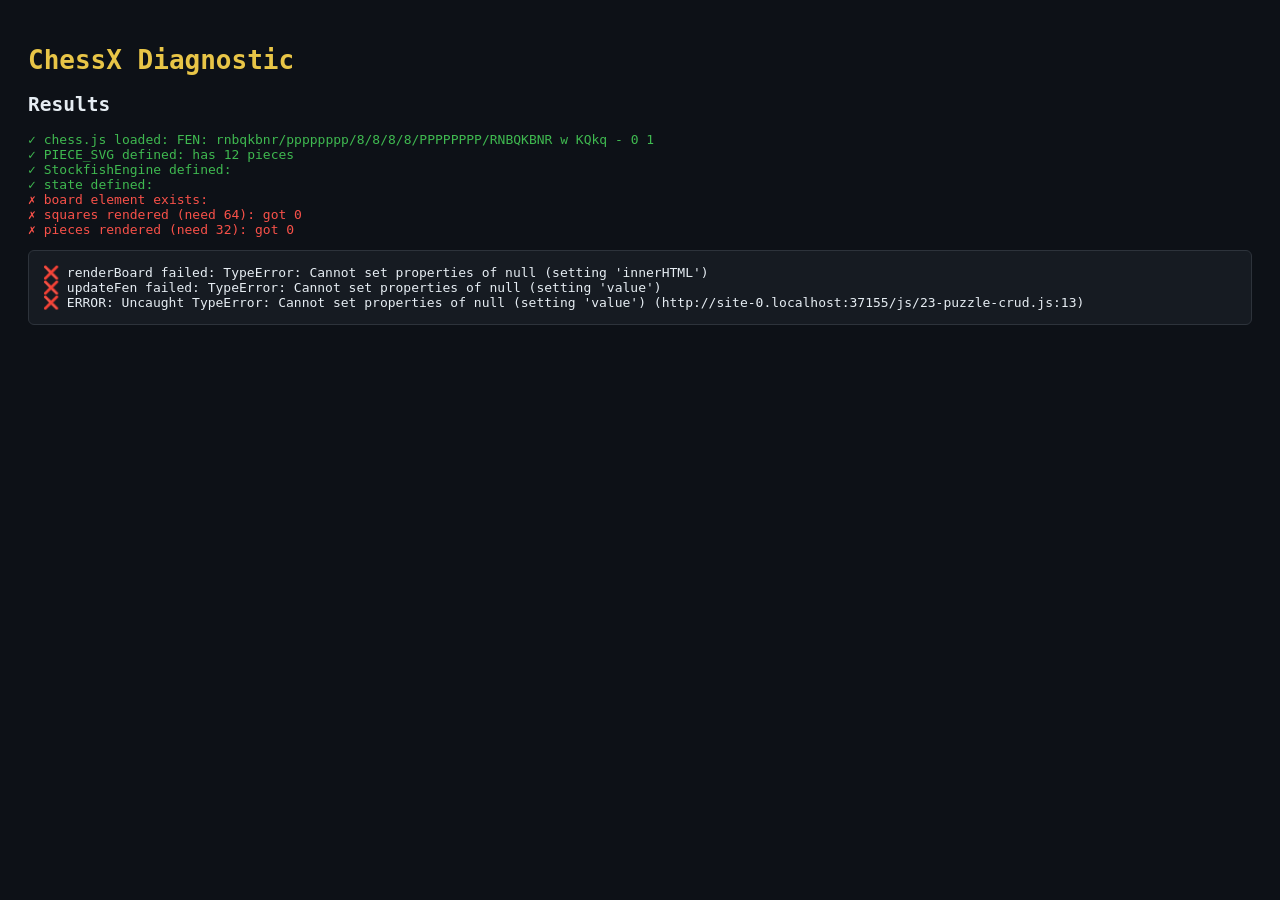
<file: test.html>
<!DOCTYPE html>
<html>
<head><title>ChessX Diagnostic</title>
<style>
  body { font-family: monospace; background: #0d1117; color: #e6edf3; padding: 20px; }
  .ok { color: #3fb950; }
  .fail { color: #f85149; }
  pre { background: #161b22; padding: 14px; border-radius: 6px; border: 1px solid #2d333b; overflow-x: auto; }
  h1 { color: #e8c547; }
</style>
</head>
<body>
<h1>ChessX Diagnostic</h1>
<div id="results">Running tests...</div>
<pre id="log"></pre>
<script>
const log = document.getElementById('log');
const origLog = console.log;
console.log = (...args) => { log.textContent += args.join(' ') + '\n'; origLog(...args); };
const origError = console.error;
console.error = (...args) => { log.textContent += '❌ ' + args.join(' ') + '\n'; origError(...args); };

window.addEventListener('error', e => {
  log.textContent += '❌ ERROR: ' + e.message + ' (' + e.filename + ':' + e.lineno + ')\n';
});

async function runTests() {
  const results = document.getElementById('results');
  const checks = [];

  // Test 1: chess.js
  try {
    if (typeof Chess === 'function') {
      const game = new Chess();
      checks.push(['chess.js loaded', true, 'FEN: ' + game.fen()]);
    } else {
      checks.push(['chess.js loaded', false, 'Chess is ' + typeof Chess]);
    }
  } catch (e) {
    checks.push(['chess.js loaded', false, e.message]);
  }

  // Test 2: PIECE_SVG
  checks.push(['PIECE_SVG defined', typeof PIECE_SVG !== 'undefined', 'has ' + (PIECE_SVG ? Object.keys(PIECE_SVG).length : 0) + ' pieces']);

  // Test 3: StockfishEngine
  checks.push(['StockfishEngine defined', typeof StockfishEngine !== 'undefined']);

  // Test 4: state
  checks.push(['state defined', typeof state !== 'undefined']);

  // Test 5: board element
  const boardEl = document.getElementById('board');
  checks.push(['board element exists', !!boardEl]);

  // Test 6: squares rendered
  const squares = boardEl ? boardEl.querySelectorAll('.square') : [];
  checks.push(['squares rendered (need 64)', squares.length === 64, 'got ' + squares.length]);

  // Test 7: pieces
  const pieces = boardEl ? boardEl.querySelectorAll('.piece') : [];
  checks.push(['pieces rendered (need 32)', pieces.length === 32, 'got ' + pieces.length]);

  // Render
  let html = '<h2>Results</h2>';
  checks.forEach(([name, ok, detail]) => {
    html += `<div class="${ok ? 'ok' : 'fail'}">${ok ? '✓' : '✗'} ${name}: ${detail || ''}</div>`;
  });
  results.innerHTML = html;
}

// Run after scripts load
setTimeout(runTests, 500);
</script>

<script src="chess.min.js"></script>
<script src="pieces.js"></script>
<script src="engine.js"></script>
<script src="js/00-constants.js"></script>
<script src="js/01-state.js"></script>
<script src="js/02-dom.js"></script>
<script src="js/03-utils.js"></script>
<script src="js/10-board-render.js"></script>
<script src="js/11-annotations-render.js"></script>
<script src="js/12-board-interactions.js"></script>
<script src="js/13-annotation-tools.js"></script>
<script src="js/14-tool-selection.js"></script>
<script src="js/15-position-setup.js"></script>
<script src="js/16-move-list.js"></script>
<script src="js/17-fen.js"></script>
<script src="js/18-themes.js"></script>
<script src="js/19-layouts.js"></script>
<script src="js/20-puzzle-library-store.js"></script>
<script src="js/21-puzzle-uid.js"></script>
<script src="js/22-puzzle-library-ui.js"></script>
<script src="js/23-puzzle-crud.js"></script>
<script src="js/24-puzzle-editor-board.js"></script>
<script src="js/25-puzzle-authoring.js"></script>
<script src="js/26-engine.js"></script>
<script src="js/27-autofit.js"></script>
<script src="js/28-flip-reset.js"></script>
<script src="js/29-chess-clock.js"></script>
<script src="js/30-keyboard.js"></script>
<script src="js/31-render-all.js"></script>
<script src="js/32-event-bindings.js"></script>
<script src="js/33-mode-picker.js"></script>
<script src="js/90-boot.js"></script>
</body>
</html>
</file>
<file: css/00-base.css>
/* ============================================
   ChessX — Professional Chess Teaching Studio
   ============================================ */

:root {
  --bg-primary: #0d1117;
  --bg-secondary: #161b22;
  --bg-tertiary: #1c2128;
  --bg-panel: #1a1f26;
  --bg-elevated: #22272e;
  --border: #2d333b;
  --border-light: #373e47;

  --text-primary: #e6edf3;
  --text-secondary: #8b949e;
  --text-muted: #6e7681;

  --accent: #e8c547;
  --accent-hover: #f5d76e;
  --accent-glow: rgba(232, 197, 71, 0.25);

  --white-piece: #f5f5f5;
  --black-piece: #1a1a1a;

  --danger: #f85149;
  --success: #3fb950;
  --warning: #d29922;

  --shadow-sm: 0 2px 4px rgba(0,0,0,0.3);
  --shadow-md: 0 4px 12px rgba(0,0,0,0.4);
  --shadow-lg: 0 8px 24px rgba(0,0,0,0.5);

  --radius: 8px;
  --radius-sm: 6px;
  --radius-lg: 12px;

  --transition: all 0.18s cubic-bezier(0.4, 0, 0.2, 1);

  /* Board themes - default Classic */
  --light-sq: #ebecd0;
  --dark-sq: #739552;
  --board-border: #2d333b;
}

[data-theme="classic"] { --light-sq: #ebecd0; --dark-sq: #739552; }
[data-theme="tournament"] { --light-sq: #f0d9b5; --dark-sq: #b58863; }
[data-theme="wooden"] { --light-sq: #eedab9; --dark-sq: #7a4f2a; }
[data-theme="dark"] { --light-sq: #4a5568; --dark-sq: #1a202c; }
[data-theme="minimal"] { --light-sq: #ffffff; --dark-sq: #e5e5e5; }
[data-theme="green"] { --light-sq: #ebecd0; --dark-sq: #739552; }

* { box-sizing: border-box; margin: 0; padding: 0; }

html, body {
  height: 100%;
  overflow: hidden;
}

body {
  font-family: 'Inter', -apple-system, BlinkMacSystemFont, sans-serif;
  background: var(--bg-primary);
  color: var(--text-primary);
  font-size: 14px;
  line-height: 1.5;
  -webkit-font-smoothing: antialiased;
  -moz-osx-font-smoothing: grayscale;
  display: flex;
  flex-direction: column;
}
</file>
<file: css/10-topbar.css>
/* ============================================
   TOP BAR
   ============================================ */
.topbar {
  display: flex;
  align-items: center;
  justify-content: space-between;
  padding: 10px 18px;
  background: var(--bg-secondary);
  border-bottom: 1px solid var(--border);
  flex-shrink: 0;
  z-index: 10;
}

.brand {
  display: flex;
  align-items: center;
  gap: 10px;
}

.brand-icon {
  display: block;
  width: 24px;
  height: 24px;
  object-fit: contain;
  flex: 0 0 24px;
  filter: drop-shadow(0 0 6px var(--accent-glow));
}

.brand-name {
  font-family: 'Playfair Display', serif;
  font-size: 22px;
  font-weight: 700;
  color: var(--text-primary);
  letter-spacing: 0.5px;
}

.brand-name span {
  color: var(--accent);
}

.brand-tag {
  font-size: 11px;
  color: var(--text-muted);
  text-transform: uppercase;
  letter-spacing: 1.5px;
  padding-left: 12px;
  margin-left: 8px;
  border-left: 1px solid var(--border);
}

.topbar-actions {
  display: flex;
  align-items: center;
  gap: 6px;
}

.divider {
  width: 1px;
  height: 22px;
  background: var(--border);
  margin: 0 6px;
}

/* Buttons */
.btn-ghost {
  background: transparent;
  color: var(--text-secondary);
  border: 1px solid var(--border);
  padding: 7px 11px;
  border-radius: var(--radius-sm);
  cursor: pointer;
  display: inline-flex;
  align-items: center;
  gap: 6px;
  font-size: 13px;
  font-weight: 500;
  transition: var(--transition);
  font-family: inherit;
}

.btn-ghost:hover {
  background: var(--bg-elevated);
  color: var(--text-primary);
  border-color: var(--border-light);
}

.btn-ghost svg { stroke: currentColor; }
</file>
<file: css/11-lesson-header.css>
/* ============================================
   LESSON HEADER
   ============================================ */
.lesson-header {
  display: flex;
  align-items: center;
  gap: 8px;
  padding: 8px 16px;
  background: var(--bg-secondary);
  border-bottom: 1px solid var(--border);
}

body.title-hidden .lesson-header { display: none; }

.lesson-title {
  flex: 1;
  background: transparent;
  border: none;
  border-bottom: 1px solid transparent;
  color: var(--text-primary);
  font-family: 'Playfair Display', serif;
  font-size: 19px;
  font-weight: 700;
  padding: 4px 0;
  outline: none;
  transition: var(--transition);
}

.lesson-title:focus { border-bottom-color: var(--accent); }
.lesson-title::placeholder { color: var(--text-muted); font-style: italic; font-weight: 600; }

.lesson-subtitle {
  flex: 1;
  background: transparent;
  border: none;
  color: var(--text-secondary);
  font-size: 13px;
  padding: 4px 0;
  outline: none;
  font-style: italic;
}

.lesson-subtitle::placeholder { color: var(--text-muted); }

.btn-icon {
  background: var(--bg-elevated);
  border: 1px solid var(--border);
  color: var(--text-secondary);
  width: 30px;
  height: 30px;
  border-radius: var(--radius-sm);
  cursor: pointer;
  display: inline-flex;
  align-items: center;
  justify-content: center;
  transition: var(--transition);
  font-family: inherit;
}

.btn-icon:hover { color: var(--text-primary); background: var(--bg-tertiary); }

.btn-icon-mini {
  background: transparent;
  border: none;
  color: var(--text-muted);
  cursor: pointer;
  margin-left: auto;
  padding: 2px;
  border-radius: 4px;
  transition: var(--transition);
  font-family: inherit;
}

.btn-icon-mini:hover { color: var(--text-primary); background: var(--bg-elevated); }
</file>
<file: css/12-layout.css>
/* ============================================
   LAYOUT
   ============================================ */
.layout {
  display: grid;
  grid-template-columns: 280px 1fr 320px;
  gap: 8px;
  /* no vertical padding: every pixel of it was dead space between the topbar
     and the board (and below it). The board column now starts flush at the
     topbar's bottom edge in all three modes. */
  padding: 0 8px;
  flex: 1;
  min-height: 0;
  overflow: hidden;
}

.layout[data-layout="board"] { grid-template-columns: 0 1fr 0; }
.layout[data-layout="board"] .sidebar { display: none; }

/* FOCUS LAYOUT (default): hide left sidebar, narrow right sidebar — board fills most space */
.layout[data-layout="focus"] { grid-template-columns: 1fr 280px; }
.layout[data-layout="focus"] .sidebar-left { display: none; }
.layout[data-layout="focus"] .board-area { grid-column: 1; }
.layout[data-layout="focus"] .sidebar-right { grid-column: 2; }

/* PUZZLE MODE: Show BOTH sidebars (left for puzzle setup / drawing tools, right for puzzle editor) */
body[data-authoring="true"] .layout[data-layout="focus"],
body[data-mode="puzzle"] .layout[data-layout="focus"] {
  grid-template-columns: 280px 1fr 280px;
}
body[data-authoring="true"] .layout[data-layout="focus"] .sidebar-left,
body[data-mode="puzzle"] .layout[data-layout="focus"] .sidebar-left {
  display: flex;
  grid-column: 1;
}
body[data-authoring="true"] .layout[data-layout="focus"] .board-area,
body[data-mode="puzzle"] .layout[data-layout="focus"] .board-area {
  grid-column: 2;
}
body[data-authoring="true"] .layout[data-layout="focus"] .sidebar-right,
body[data-mode="puzzle"] .layout[data-layout="focus"] .sidebar-right {
  grid-column: 3;
}

.layout[data-layout="moves"] { grid-template-columns: 0 1fr 320px; }
.layout[data-layout="moves"] .sidebar-left { display: none; }

.layout[data-layout="explain"] { grid-template-columns: 280px 1fr 0; }
.layout[data-layout="explain"] .sidebar-right { display: none; }

.layout[data-layout="present"] { grid-template-columns: 0 1fr 0; padding: 4px; }
.layout[data-layout="present"] .sidebar { display: none; }
.layout[data-layout="present"] .lesson-header { display: none; }
</file>
<file: css/13-sidebars.css>
/* ============================================
   SIDEBARS
   ============================================ */
.sidebar {
  display: flex;
  flex-direction: column;
  gap: 12px;
  overflow-y: auto;
  overflow-x: hidden;
  padding-right: 4px;
}

.sidebar::-webkit-scrollbar { width: 6px; }
.sidebar::-webkit-scrollbar-track { background: transparent; }
.sidebar::-webkit-scrollbar-thumb { background: var(--border); border-radius: 3px; }
.sidebar::-webkit-scrollbar-thumb:hover { background: var(--border-light); }

/* Panel */
.panel {
  background: var(--bg-panel);
  border: 1px solid var(--border);
  border-radius: var(--radius);
  padding: 14px;
  transition: var(--transition);
}

.panel:hover { border-color: var(--border-light); }

.panel-title {
  display: flex;
  align-items: center;
  gap: 8px;
  font-size: 12px;
  font-weight: 700;
  color: var(--accent);
  text-transform: uppercase;
  letter-spacing: 0.8px;
  margin-bottom: 12px;
}

.panel-title svg { color: var(--accent); }
</file>
<file: css/14-drawing-tools.css>
/* ============================================
   DRAWING TOOLS
   ============================================ */
.tool-grid {
  display: grid;
  grid-template-columns: repeat(3, 1fr);
  gap: 6px;
}

.tool-btn {
  background: var(--bg-tertiary);
  border: 1px solid var(--border);
  color: var(--text-secondary);
  padding: 10px 6px;
  border-radius: var(--radius-sm);
  cursor: pointer;
  display: flex;
  flex-direction: column;
  align-items: center;
  gap: 4px;
  transition: var(--transition);
  font-family: inherit;
  font-size: 11px;
  font-weight: 500;
}

.tool-btn svg { width: 18px; height: 18px; }

.tool-btn:hover {
  background: var(--bg-elevated);
  color: var(--text-primary);
  border-color: var(--border-light);
}

.tool-btn.active {
  background: var(--accent);
  color: var(--bg-primary);
  border-color: var(--accent);
  font-weight: 700;
}

.tool-btn.active svg { stroke: var(--bg-primary); }

.color-row {
  display: flex;
  flex-direction: column;
  gap: 8px;
  margin-top: 10px;
  padding: 8px 10px;
  background: var(--bg-tertiary);
  border-radius: var(--radius-sm);
  border: 1px solid var(--border);
}

.color-row-header {
  display: flex;
  align-items: center;
  justify-content: space-between;
  width: 100%;
}

.color-label {
  font-size: 11px;
  color: var(--text-secondary);
  font-weight: 600;
  text-transform: uppercase;
  letter-spacing: 0.5px;
}

.color-cycle-btn {
  padding: 3px 8px;
  font-size: 11px;
  display: inline-flex;
  align-items: center;
  gap: 4px;
  background: var(--bg-elevated);
  border: 1px solid var(--border-light);
  color: var(--text-primary);
  border-radius: var(--radius-sm);
  cursor: pointer;
  transition: var(--transition);
  font-family: inherit;
  font-weight: 500;
}

.color-cycle-btn:hover {
  background: var(--accent);
  color: var(--bg-primary);
  border-color: var(--accent);
}

.color-cycle-btn:hover svg {
  stroke: var(--bg-primary);
}

.color-cycle-btn:hover .kbd-badge {
  background: rgba(0, 0, 0, 0.25);
  color: #fff;
  border-color: transparent;
}

.kbd-badge {
  display: inline-block;
  padding: 1px 4px;
  font-size: 9px;
  font-family: inherit;
  font-weight: 700;
  color: var(--text-primary);
  background: var(--bg-primary);
  border: 1px solid var(--border);
  border-radius: 3px;
  line-height: 1;
}

.color-dots-grid {
  display: flex;
  flex-wrap: wrap;
  gap: 6px;
  align-items: center;
}

.color-dot {
  width: 20px;
  height: 20px;
  border-radius: 50%;
  background: var(--c);
  border: 2px solid transparent;
  cursor: pointer;
  transition: var(--transition);
  outline: none;
  box-shadow: 0 1px 3px rgba(0, 0, 0, 0.2);
}

.color-dot:hover {
  transform: scale(1.22);
}

.color-dot.active {
  border-color: var(--text-primary);
  box-shadow: 0 0 0 2px var(--accent);
  transform: scale(1.15);
}

.btn-danger-full {
  background: rgba(248, 81, 73, 0.1);
  border: 1px solid rgba(248, 81, 73, 0.3);
  color: var(--danger);
  padding: 9px;
  border-radius: var(--radius-sm);
  cursor: pointer;
  margin-top: 10px;
  font-size: 12px;
  font-weight: 600;
  display: flex;
  align-items: center;
  justify-content: center;
  gap: 6px;
  transition: var(--transition);
  font-family: inherit;
}

.anno-header-actions {
  margin-left: auto;
  display: flex;
  gap: 4px;
}

.anno-mini {
  padding: 3px 8px;
  font-size: 11px;
  background: var(--bg-tertiary);
  border: 1px solid var(--border);
  color: var(--text-secondary);
  border-radius: var(--radius-sm);
  cursor: pointer;
  transition: var(--transition);
  display: inline-flex;
  align-items: center;
  gap: 3px;
  font-family: inherit;
  font-weight: 500;
}

.anno-mini:hover:not(:disabled) {
  background: var(--bg-elevated);
  color: var(--text-primary);
  border-color: var(--border-light);
}

.anno-mini:disabled {
  opacity: 0.35;
  cursor: not-allowed;
}

.anno-bottom-row {
  display: flex;
  gap: 6px;
  margin-top: 10px;
  align-items: center;
}

.anno-bottom-row .anno-mini {
  flex: 1;
  padding: 8px 6px;
  justify-content: center;
}

.anno-bottom-row .anno-clear-btn {
  flex: 1.2;
  margin-top: 0;
  padding: 8px 6px;
}
</file>
<file: css/15-position-editor.css>
/* ============================================
   POSITION EDITOR
   ============================================ */
.piece-rack {
  display: grid;
  grid-template-columns: repeat(6, 1fr);
  gap: 4px;
  padding: 8px;
  background: var(--bg-tertiary);
  border-radius: var(--radius-sm);
  border: 1px solid var(--border);
  margin-bottom: 10px;
}

.rack-piece {
  width: 100%;
  aspect-ratio: 1;
  background: var(--bg-elevated);
  border: 1px solid var(--border);
  border-radius: 4px;
  cursor: pointer;
  display: flex;
  align-items: center;
  justify-content: center;
  font-size: 22px;
  transition: var(--transition);
  user-select: none;
  position: relative;
}

.rack-piece:hover { background: var(--bg-tertiary); border-color: var(--accent); }
.rack-piece.selected { background: var(--accent); }
.rack-piece.deleting { background: rgba(248, 81, 73, 0.2); border-color: var(--danger); }

.pos-controls { display: flex; flex-direction: column; gap: 6px; }

.checkbox-row {
  display: flex;
  align-items: center;
  gap: 8px;
  font-size: 12px;
  color: var(--text-secondary);
  cursor: pointer;
  padding: 4px 6px;
  border-radius: 4px;
  transition: var(--transition);
}

.checkbox-row:hover { background: var(--bg-tertiary); color: var(--text-primary); }
.checkbox-row input { accent-color: var(--accent); cursor: pointer; }

.row {
  display: flex;
  gap: 6px;
  align-items: center;
}

.row > * { flex: 1; }

.small-label {
  font-size: 11px;
  color: var(--text-muted);
  font-weight: 600;
  text-transform: uppercase;
  letter-spacing: 0.5px;
}

select, input[type="text"], input[type="number"], textarea {
  background: var(--bg-tertiary);
  border: 1px solid var(--border);
  color: var(--text-primary);
  padding: 7px 10px;
  border-radius: var(--radius-sm);
  font-family: inherit;
  font-size: 12px;
  outline: none;
  transition: var(--transition);
  width: 100%;
}

select:focus, input:focus, textarea:focus { border-color: var(--accent); }

textarea {
  resize: vertical;
  min-height: 60px;
  font-family: 'JetBrains Mono', monospace;
  font-size: 11px;
}

.btn-primary-full {
  background: var(--accent);
  color: var(--bg-primary);
  border: none;
  padding: 10px;
  border-radius: var(--radius-sm);
  cursor: pointer;
  font-size: 12px;
  font-weight: 700;
  letter-spacing: 0.5px;
  transition: var(--transition);
  font-family: inherit;
  display: flex;
  align-items: center;
  justify-content: center;
  gap: 6px;
  text-transform: uppercase;
}

.btn-primary-full:hover { background: var(--accent-hover); transform: translateY(-1px); }

.btn-ghost-full {
  background: var(--bg-tertiary);
  color: var(--text-primary);
  border: 1px solid var(--border);
  padding: 8px;
  border-radius: var(--radius-sm);
  cursor: pointer;
  font-size: 12px;
  font-weight: 600;
  transition: var(--transition);
  font-family: inherit;
}

.btn-ghost-full:hover { background: var(--bg-elevated); border-color: var(--border-light); }
</file>
<file: css/16-bookmarks.css>
/* ============================================
   BOOKMARKS
   ============================================ */
.bookmark-list {
  display: flex;
  flex-direction: column;
  gap: 4px;
  max-height: 180px;
  overflow-y: auto;
  margin-bottom: 8px;
}

.bookmark-list:empty::before {
  content: "No saved positions yet";
  color: var(--text-muted);
  font-size: 11px;
  font-style: italic;
  text-align: center;
  padding: 10px;
  display: block;
}

.bookmark-item {
  background: var(--bg-tertiary);
  border: 1px solid var(--border);
  border-radius: var(--radius-sm);
  padding: 7px 10px;
  cursor: pointer;
  display: flex;
  justify-content: space-between;
  align-items: center;
  font-size: 12px;
  transition: var(--transition);
}

.bookmark-item:hover { background: var(--bg-elevated); border-color: var(--accent); }
.bookmark-item .bm-name { color: var(--text-primary); font-weight: 500; }
.bookmark-item .bm-del {
  color: var(--text-muted);
  background: none;
  border: none;
  cursor: pointer;
  padding: 0 4px;
  font-family: inherit;
}
.bookmark-item .bm-del:hover { color: var(--danger); }
</file>
<file: css/17-themes.css>
/* ============================================
   THEMES
   ============================================ */
.theme-grid {
  display: grid;
  grid-template-columns: repeat(3, 1fr);
  gap: 6px;
}

.theme-btn {
  background: var(--bg-tertiary);
  border: 1px solid var(--border);
  padding: 6px;
  border-radius: var(--radius-sm);
  cursor: pointer;
  display: flex;
  flex-direction: column;
  align-items: center;
  gap: 4px;
  transition: var(--transition);
  font-family: inherit;
}

.theme-btn:hover { border-color: var(--accent); }

.theme-btn.active { border-color: var(--accent); background: var(--bg-elevated); }

.theme-btn span {
  font-size: 10px;
  color: var(--text-secondary);
  font-weight: 600;
}

.theme-btn.active span { color: var(--accent); }

.theme-preview {
  width: 100%;
  display: grid;
  grid-template-columns: 1fr 1fr;
  grid-template-rows: 1fr 1fr;
  gap: 1px;
  aspect-ratio: 1;
  border-radius: 3px;
  overflow: hidden;
}

.t-light, .t-dark {
  width: 100%;
  height: 100%;
}
</file>
<file: css/18-board.css>
/* ============================================
   BOARD AREA
   ============================================ */
.board-area {
  display: flex;
  flex-direction: column;
  align-items: stretch;
  /* the wrapper sticks to the TOP of the column: the board's first square row
     begins exactly where the topbar ends, in Normal / Puzzle / Setup alike */
  justify-content: flex-start;
  position: relative;
  background: var(--bg-secondary);
  border-radius: 0;
  /* every pixel of padding is a pixel the board cannot use */
  padding: 0;
  min-height: 0;
  overflow: hidden;
  height: 100%;
}

.board-wrapper {
  position: relative;            /* anchor for the .board-msg pill */
  display: flex;
  flex-direction: column;
  align-items: center;
  justify-content: flex-start;   /* board first, player strip under it */
  gap: 0;
  max-width: 100%;
  max-height: 100%;
  width: 100%;
  flex: 1 1 auto;
  min-height: 0;
}

/* Player rows: both live in ONE slim strip *below* the board (.board-meta-strip)
   instead of one above + one below. Nothing sits over the board any more, so
   the board touches the topbar and autoFitBoard() gives it the freed height. */
.board-meta-strip {
  display: flex;
  align-items: center;
  justify-content: space-between;
  gap: 16px;
  width: 100%;
  max-width: var(--board-size, 640px);
  flex-shrink: 0;
  min-height: 16px;
}

.board-meta-top, .board-meta-bottom {
  width: auto;
  max-width: 50%;
  padding: 0;
  flex-shrink: 0;
  min-height: 16px;
  line-height: 16px;
  font-size: 10px;
  overflow: hidden;
}

.player-info {
  display: flex;
  align-items: center;
  gap: 6px;
  font-size: 11px;
  color: var(--text-secondary);
  font-weight: 600;
}

.player-flag {
  width: 13px;
  height: 13px;
  border-radius: 3px;
  border: 1px solid var(--border);
  flex-shrink: 0;
  box-sizing: border-box;
}

.player-flag.white,
.player-flag.player-flag-white,
.player-flag[data-color="w"] {
  background-color: #ffffff !important;
  border-color: #ffffff !important;
  box-shadow: 0 0 0 1px rgba(255, 255, 255, 0.55), 0 1px 2px rgba(0, 0, 0, 0.18);
}

.player-flag.black,
.player-flag.player-flag-black,
.player-flag[data-color="b"] {
  background-color: #181a20 !important;
  border-color: #4b5563 !important;
  box-shadow: 0 1px 2px rgba(0, 0, 0, 0.25);
}

.player-name {
  font-weight: 700;
  color: var(--text-primary);
  font-size: 11px;
}

.captured {
  display: flex;
  align-items: center;
  gap: 2px;
  flex-wrap: wrap;
  font-size: 12px;
  line-height: 16px;
  color: var(--text-muted);
  margin-left: 4px;
}

.material-adv {
  margin-left: 6px;
  font-size: 11px;
  font-weight: 800;
  line-height: 16px;
  color: var(--text-muted);
  font-variant-numeric: tabular-nums;
  letter-spacing: .02em;
  opacity: .95;
}

.material-adv:empty { display: none; }

.captured-piece {
  display: inline-flex;
  align-items: center;
  justify-content: center;
  width: 14px;
  height: 14px;
  flex-shrink: 0;
}

.captured-piece svg {
  width: 100%;
  height: 100%;
}

.board-container {
  position: relative;
  width: var(--board-size, 640px);
  height: var(--board-size, 640px);
  min-width: var(--board-size, 640px);
  min-height: var(--board-size, 640px);
  border: 2px solid var(--board-border);
  border-radius: 4px;
  box-shadow: var(--shadow-lg);
  background: #739552;
  overflow: hidden;
  flex-shrink: 0;
  aspect-ratio: 1 / 1;
}

.board {
  display: grid;
  grid-template-columns: repeat(8, 1fr);
  grid-template-rows: repeat(8, 1fr);
  width: 100%;
  height: 100%;
  position: relative;
  transition: none;
}

/* FLIP: rotate the entire board 180deg so it appears from the other side */
body[data-flipped="true"] .board {
  transform: rotate(180deg);
}

/* Counter-rotate pieces and labels so they stay upright */
body[data-flipped="true"] .board .piece,
body[data-flipped="true"] .board .coord {
  transform: rotate(180deg);
}

.square {
  width: 100%;
  height: 100%;
  display: flex;
  align-items: center;
  justify-content: center;
  position: relative;
  cursor: pointer;
  user-select: none;
}

.square.light { background: var(--light-sq); }
.square.dark { background: var(--dark-sq); }

.square.flipped-light { background: var(--dark-sq); }
.square.flipped-dark { background: var(--light-sq); }

.square.selected {
  background: rgba(232, 197, 71, 0.55) !important;
  box-shadow: inset 0 0 0 3px var(--accent);
}

.square.last-move::before {
  content: '';
  position: absolute;
  inset: 0;
  background: rgba(232, 197, 71, 0.32);
  pointer-events: none;
}

.square.check {
  background: radial-gradient(circle, rgba(248, 81, 73, 0.85) 0%, rgba(248, 81, 73, 0) 70%) !important;
}

/* Rejected / illegal click feedback — the square flashes red and shakes once
   so the player immediately knows why nothing moved. */
.square.square-reject {
  animation: squareReject 0.42s ease;
}

.square.square-reject::after {
  content: '';
  position: absolute;
  inset: 0;
  background: rgba(248, 81, 73, 0.45);
  border-radius: 2px;
  pointer-events: none;
  z-index: 5;
  animation: squareRejectFade 0.42s ease;
}

@keyframes squareReject {
  0%, 100% { transform: translateX(0); }
  20% { transform: translateX(-4px); }
  40% { transform: translateX(4px); }
  60% { transform: translateX(-3px); }
  80% { transform: translateX(3px); }
}

@keyframes squareRejectFade {
  0% { opacity: 1; }
  100% { opacity: 0; }
}

.square .move-dot {
  position: absolute;
  width: 28%;
  height: 28%;
  background: rgba(0, 0, 0, 0.25);
  border-radius: 50%;
  pointer-events: none;
  z-index: 2;
}

.square.light .move-dot { background: rgba(0, 0, 0, 0.25); }
.square.dark .move-dot { background: rgba(255, 255, 255, 0.35); }

.square .capture-dot {
  position: absolute;
  inset: 0;
  border-radius: 50%;
  border: 4px solid rgba(0, 0, 0, 0.25);
  pointer-events: none;
  z-index: 2;
  margin: 6%;
}

.square.light .capture-dot { border-color: rgba(0, 0, 0, 0.25); }
.square.dark .capture-dot { border-color: rgba(255, 255, 255, 0.4); }

.square .coord {
  position: absolute;
  font-size: 11px;
  font-weight: 700;
  pointer-events: none;
  z-index: 3;
  font-family: 'Inter', sans-serif;
}

.square .coord.file {
  right: 4px;
  bottom: 2px;
}

.square .coord.rank {
  left: 4px;
  top: 2px;
}

.square.light .coord { color: var(--dark-sq); }
.square.dark .coord { color: var(--light-sq); }

/* Pieces */
.piece {
  width: 92%;
  height: 92%;
  z-index: 4;
  pointer-events: none;
  filter: drop-shadow(0 3px 6px rgba(0,0,0,0.55));
  user-select: none;
  display: flex;
  align-items: center;
  justify-content: center;
}

.piece svg {
  width: 100%;
  height: 100%;
  display: block;
}

/* Rack pieces (in position editor) — smaller, simpler */
.rack-piece svg {
  width: 100%;
  height: 100%;
  display: block;
}

.rack-piece .piece-label {
  position: absolute;
  inset: 0;
  display: flex;
  align-items: center;
  justify-content: center;
  font-size: 22px;
  line-height: 1;
}

/* Board SVG layer.
   z-index 2 = above the square tints and move-dots, below .piece (z-index 4),
   so an arrow slides under the piece standing on its origin square - exactly
   what the reference shows (the band disappears behind the knight on b1). */
.board-svg {
  position: absolute;
  inset: 0;
  width: 100%;
  height: 100%;
  pointer-events: none;
  z-index: 2;
}

.board-svg.eraser-mode { pointer-events: auto; cursor: crosshair; }

/* Annotations */
.annotation {
  fill-opacity: 0.6;
  stroke-opacity: 1;
  stroke-width: 3;
}

.highlight-sq {
  fill-opacity: 0.45;
}

/* Drawing preview */
.drawing-preview { stroke-opacity: 0.7; stroke-dasharray: 5,5; }

/* ============================================
   PAWN PROMOTION MODAL / DIALOG
   ============================================ */
.promotion-overlay {
  position: absolute;
  inset: 0;
  background: rgba(15, 23, 42, 0.75);
  backdrop-filter: blur(4px);
  display: flex;
  align-items: center;
  justify-content: center;
  z-index: 100;
  opacity: 0;
  pointer-events: none;
  transition: opacity 0.18s ease;
}

.promotion-overlay.show {
  opacity: 1;
  pointer-events: auto;
}

.promotion-dialog {
  background: var(--bg-primary, #1e293b);
  border: 2px solid var(--accent, #e8c547);
  border-radius: 12px;
  padding: 16px 20px;
  box-shadow: 0 16px 36px rgba(0, 0, 0, 0.7), 0 0 20px rgba(232, 197, 71, 0.2);
  display: flex;
  flex-direction: column;
  align-items: center;
  gap: 12px;
  max-width: 90%;
  animation: promoPop 0.2s cubic-bezier(0.175, 0.885, 0.32, 1.275);
}

@keyframes promoPop {
  0% { transform: scale(0.85); opacity: 0; }
  100% { transform: scale(1); opacity: 1; }
}

.promotion-header {
  display: flex;
  align-items: center;
  justify-content: space-between;
  width: 100%;
  gap: 12px;
}

.promotion-title {
  font-size: 14px;
  font-weight: 700;
  color: var(--text-primary, #f1f5f9);
  text-transform: uppercase;
  letter-spacing: 0.06em;
}

.promotion-cancel-btn {
  background: transparent;
  border: none;
  color: var(--text-muted, #94a3b8);
  font-size: 16px;
  line-height: 1;
  cursor: pointer;
  padding: 4px 8px;
  border-radius: 4px;
  transition: all 0.15s;
}

.promotion-cancel-btn:hover {
  background: rgba(255, 255, 255, 0.12);
  color: var(--text-primary, #ffffff);
}

.promotion-pieces {
  display: flex;
  gap: 12px;
  align-items: center;
  justify-content: center;
}

.promotion-option {
  width: 64px;
  height: 64px;
  background: var(--bg-secondary, #334155);
  border: 2px solid transparent;
  border-radius: 8px;
  display: flex;
  flex-direction: column;
  align-items: center;
  justify-content: center;
  cursor: pointer;
  padding: 4px;
  transition: all 0.15s ease;
  position: relative;
}

.promotion-option:hover,
.promotion-option:focus-visible {
  background: rgba(232, 197, 71, 0.2);
  border-color: var(--accent, #e8c547);
  transform: translateY(-2px);
  box-shadow: 0 4px 12px rgba(232, 197, 71, 0.4);
}

.promotion-option svg {
  width: 48px;
  height: 48px;
  filter: drop-shadow(0 2px 4px rgba(0, 0, 0, 0.5));
}

.promotion-option-key {
  position: absolute;
  bottom: 2px;
  right: 5px;
  font-size: 10px;
  font-weight: 700;
  color: var(--text-muted, #94a3b8);
  text-transform: uppercase;
}

.promotion-hint {
  font-size: 11px;
  color: var(--text-muted, #94a3b8);
  text-align: center;
}


/* ============================================
   INLINE MESSAGE PILL
   ============================================
   Replaces the disabled pop-up toasts. Sits at the bottom-right edge of the
   board, absolutely positioned so the board's free box (and therefore its
   size) is exactly the same whether or not a message is showing. */
.board-msg {
  position: absolute;
  right: 8px;
  bottom: 6px;
  transform: none;
  z-index: 40;
  display: none;
  max-width: 92%;
  padding: 7px 14px;
  border-radius: 999px;
  border: 1px solid rgba(255, 255, 255, 0.18);
  background: rgba(12, 14, 20, 0.92);
  color: #e8ecf4;
  font-size: 12.5px;
  line-height: 1.35;
  text-align: left;
  pointer-events: none;
  box-shadow: 0 6px 18px rgba(0, 0, 0, 0.45);
}
.board-msg.show { display: block; }
.board-msg.error { border-color: rgba(255, 99, 99, 0.55); color: #ffd9d9; }
.board-msg.success, .board-msg.ok { border-color: rgba(94, 231, 145, 0.45); color: #d8ffe4; }
.board-msg.warn { border-color: rgba(255, 199, 92, 0.5); color: #fff0cf; }
</file>
<file: css/19-puzzle-overlay.css>
/* ============================================
   PUZZLE OVERLAY
   ============================================ */
/* The card used to be absolutely centred over the board with pointer events on,
   so it swallowed clicks on 12 squares and hid the whole back rank mid-puzzle.
   It is now a bar in normal flow under the board: .board-wrapper is flex:1, so
   the board simply shrinks (autoFitBoard is re-run when play starts) and no
   square is ever covered. */
.puzzle-overlay {
  position: static;
  z-index: 20;
  pointer-events: none;          /* belt and braces: never eats a board click */
  width: 100%;
  max-width: 760px;
  margin: 6px auto 0;
}

.puzzle-card {
  pointer-events: none;
  display: flex;
  align-items: center;
  flex-wrap: wrap;
  gap: 8px 12px;
  background: rgba(13, 17, 23, 0.92);
  border: 1px solid var(--accent);
  border-radius: var(--radius);
  padding: 7px 12px;
  box-shadow: var(--shadow), 0 0 18px var(--accent-glow);
  text-align: left;
  backdrop-filter: blur(6px);
}

/* Only the controls take the pointer. */
.puzzle-card button {
  pointer-events: auto;
}

.puzzle-card-actions {
  display: flex;
  gap: 6px;
}

.puzzle-card-actions .btn-ghost-full {
  flex: 0 0 auto;
  width: auto;
  font-size: 11px;
  padding: 5px 10px;
  margin: 0;
}

#btnRevealAnswer {
  width: auto;
  padding: 6px 14px;
  font-size: 11px;
  margin: 0;
}

.puzzle-title {
  font-family: 'Playfair Display', serif;
  font-size: 14px;
  font-weight: 700;
  color: var(--accent);
  margin: 0;
  white-space: nowrap;
  letter-spacing: 1px;
}

.puzzle-question {
  flex: 1 1 180px;
  min-width: 0;
  font-size: 12px;
  color: var(--text-primary);
  margin: 0;
  font-style: italic;
}

.puzzle-answer {
  display: flex;
  align-items: baseline;
  gap: 8px;
  margin: 0;
  padding-top: 20px;
  border-top: 1px solid var(--border);
}

.puzzle-answer-label {
  font-size: 11px;
  color: var(--text-muted);
  text-transform: uppercase;
  letter-spacing: 1.5px;
  margin-bottom: 8px;
}

.puzzle-answer-move {
  font-size: 22px;
  color: var(--success);
  font-weight: 700;
  font-family: 'JetBrains Mono', monospace;
}

   ENGINE PANEL
   ============================================ */
.engine-display {
  display: flex;
  flex-direction: column;
  gap: 12px;
}

.engine-eval {
  display: flex;
  align-items: baseline;
  gap: 8px;
  padding: 6px 10px;
  background: var(--bg-tertiary);
  border-radius: var(--radius-sm);
  border: 1px solid var(--border);
}

.eval-label {
  font-size: 11px;
  color: var(--text-muted);
  text-transform: uppercase;
  letter-spacing: 0.5px;
  font-weight: 600;
}

.eval-value {
  font-size: 22px;
  font-weight: 700;
  color: var(--text-primary);
  font-family: 'JetBrains Mono', monospace;
  margin-left: auto;
}

.engine-bar {
  height: 8px;
  background: #1a1a1a;
  border-radius: 4px;
  overflow: hidden;
  display: flex;
  border: 1px solid var(--border);
}

.bar-white {
  background: linear-gradient(90deg, #f5f5f5, #d0d0d0);
  height: 100%;
  transition: width 0.4s ease;
}

.bar-black {
  background: linear-gradient(90deg, #2a2a2a, #0a0a0a);
  height: 100%;
  transition: width 0.4s ease;
}

.engine-info {
  background: var(--bg-tertiary);
  border-radius: var(--radius-sm);
  padding: 10px;
  border: 1px solid var(--border);
  display: flex;
  flex-direction: column;
  gap: 6px;
}

.info-row {
  display: flex;
  justify-content: space-between;
  font-size: 12px;
}

.info-row span { color: var(--text-muted); }
.info-row strong {
  color: var(--text-primary);
  font-family: 'JetBrains Mono', monospace;
  font-weight: 700;
}

.pv-list {
  background: var(--bg-tertiary);
  border-radius: var(--radius-sm);
  padding: 10px;
  border: 1px solid var(--border);
}

.pv-title {
  font-size: 11px;
  color: var(--text-muted);
  text-transform: uppercase;
  letter-spacing: 0.5px;
  margin-bottom: 6px;
  font-weight: 600;
}

.pv-moves {
  font-size: 12px;
  color: var(--text-secondary);
  font-family: 'JetBrains Mono', monospace;
  line-height: 1.6;
  word-break: break-all;
}

.multipv {
  display: flex;
  flex-direction: column;
  gap: 4px;
}

.multipv-row {
  background: var(--bg-tertiary);
  padding: 6px 10px;
  border-radius: 4px;
  font-size: 11px;
  border: 1px solid var(--border);
  font-family: 'JetBrains Mono', monospace;
  display: flex;
  gap: 8px;
}

.multipv-eval { color: var(--accent); font-weight: 700; min-width: 40px; }
.multipv-move { color: var(--text-primary); }
</file>
<file: css/20-move-list.css>
/* ============================================
   MOVE LIST
   ============================================ */
.moves-wrapper {
  max-height: 220px;
  overflow-y: auto;
  background: var(--bg-tertiary);
  border: 1px solid var(--border);
  border-radius: var(--radius-sm);
  padding: 8px;
}

.moves-wrapper::-webkit-scrollbar { width: 6px; }
.moves-wrapper::-webkit-scrollbar-thumb { background: var(--border); border-radius: 3px; }

.variation-list {
  display: flex;
  flex-wrap: wrap;
  gap: 4px;
  margin-top: 6px;
}

.variation-chip {
  display: inline-flex;
  align-items: stretch;
  border: 1px solid var(--border);
  border-radius: 999px;
  background: var(--bg-tertiary);
  overflow: hidden;
  font-size: 11px;
  line-height: 1;
}

.variation-go {
  border: 0;
  background: transparent;
  color: var(--text-primary);
  font: inherit;
  padding: 5px 4px 5px 8px;
  cursor: pointer;
  white-space: nowrap;
}

.variation-go:hover { color: var(--accent, #ffaa00); }

.variation-del {
  border: 0;
  background: transparent;
  color: var(--text-muted);
  font: inherit;
  font-size: 13px;
  padding: 4px 7px;
  cursor: pointer;
}

.variation-del:hover { color: #ef4444; }

.moves-list {
  font-family: 'JetBrains Mono', monospace;
  font-size: 12px;
  display: flex;
  flex-wrap: wrap;
  gap: 4px 6px;
  line-height: 1.7;
}

.move-num {
  color: var(--text-muted);
  margin-right: 2px;
  font-weight: 600;
}

.move-san {
  padding: 1px 6px;
  border-radius: 3px;
  cursor: pointer;
  color: var(--text-secondary);
  transition: var(--transition);
}

.move-san:hover { background: var(--bg-elevated); color: var(--text-primary); }
.move-san.current { background: var(--accent); color: var(--bg-primary); font-weight: 700; }
.move-san.variation { color: var(--warning); font-style: italic; }
</file>
<file: css/21-chess-clock.css>
/* ============================================
   CHESS CLOCK
   ============================================ */
.clocks {
  display: grid;
  grid-template-columns: 1fr 1fr;
  gap: 6px;
  margin-bottom: 10px;
}

.clock {
  background: var(--bg-tertiary);
  border: 1px solid var(--border);
  border-radius: var(--radius-sm);
  padding: 12px;
  text-align: center;
  transition: var(--transition);
}

.clock.active {
  border-color: var(--accent);
  background: rgba(232, 197, 71, 0.1);
  box-shadow: 0 0 12px var(--accent-glow);
}

.clock-time {
  font-family: 'JetBrains Mono', monospace;
  font-size: 18px;
  font-weight: 700;
  color: var(--text-primary);
  letter-spacing: 1px;
}

.clock.low-time .clock-time { color: var(--danger); }

.clock-name {
  font-size: 10px;
  color: var(--text-muted);
  text-transform: uppercase;
  letter-spacing: 1px;
  margin-top: 4px;
  display: flex;
  align-items: center;
  justify-content: center;
  gap: 5px;
}

.clock#clockWhite .clock-name::before {
  content: '';
  display: inline-block;
  width: 8px;
  height: 8px;
  background: #ffffff;
  border: 1px solid #cccccc;
  border-radius: 2px;
}

.clock#clockBlack .clock-name::before {
  content: '';
  display: inline-block;
  width: 8px;
  height: 8px;
  background: #181a20;
  border: 1px solid #4b5563;
  border-radius: 2px;
}
</file>
<file: css/22-teacher-notes.css>
/* ============================================
   TEACHER NOTES
   ============================================ */
#teacherNotes {
  min-height: 120px;
  font-family: 'Inter', sans-serif;
  font-size: 13px;
  line-height: 1.6;
}

.toast {
  display: none !important;
  visibility: hidden !important;
  pointer-events: none !important;
}
</file>
<file: css/23-modal-dead.css>
/* ============================================
  position: fixed;
  inset: 0;
  background: rgba(0,0,0,0.7);
  backdrop-filter: blur(6px);
  z-index: 9999;
  display: flex;
  align-items: center;
  justify-content: center;
  padding: 20px;
}

.modal-content {
  background: var(--bg-panel);
  border: 1px solid var(--border-light);
  border-radius: var(--radius-lg);
  padding: 22px;
  max-width: 600px;
  width: 100%;
  box-shadow: var(--shadow-lg);
}

.modal-header {
  display: flex;
  align-items: center;
  justify-content: space-between;
  margin-bottom: 14px;
}

.modal-header h3 {
  font-family: 'Playfair Display', serif;
  color: var(--text-primary);
  font-size: 20px;
}

.modal-actions {
  display: flex;
  gap: 10px;
  margin-top: 16px;
}
</file>
<file: css/24-utils.css>
/* ============================================
   UTILS
   ============================================ */
.hidden { display: none !important; }
</file>
<file: css/25-responsive.css>
/* ============================================
   RESPONSIVE
   ============================================ */
@media (max-width: 1100px) {
  .layout { grid-template-columns: 240px 1fr 280px; }
}

/* Below 900px the three columns cannot work, so every layout mode collapses to
   one column and the board sits on top. The attribute-specific rules in
   12-layout.css (.layout[data-layout="focus"], the authoring override) are
   more specific than a bare .layout, so they are repeated here - without that
   the board stays trapped in a 92px-wide column on a phone. */
@media (max-width: 900px) {
  .layout,
  .layout[data-layout],
  body[data-authoring="true"] .layout[data-layout] {
    grid-template-columns: minmax(0, 1fr);
    /* rows follow `order`: board first, then the two panels, so the board row
       is the flexible one and fills the height a phone has left */
    grid-template-rows: 1fr auto auto;
  }
  /* The desktop rules pin every panel to a numbered column. On a phone that
     creates a phantom second track and squeezes the board to 56px, so all three
     panels go back into the single column and rely on `order` instead. */
  .layout > *,
  .layout[data-layout] > * { grid-column: 1 !important; }
  .sidebar { max-height: 200px; }
  .sidebar-left { order: 2; }
  .sidebar-right { order: 3; }
  /* 400px of reserved height pushed the board out of a landscape phone: the
     auto-fit sizes it now, so only a small floor is needed */
  .board-area { order: 1; min-height: 240px; }
  .topbar-actions .btn-ghost span { display: none; }
  .brand-tag { display: none; }
}

/* short landscape phones: keep the panels small so the board keeps its row, and
   drop the two player-info rows - with ~200px of height there is no room to
   spare, and the same names are in the panels anyway */
@media (max-width: 900px) and (orientation: landscape) {
  .sidebar { max-height: 120px; }
  .board-area { min-height: 200px; }
  .board-meta-strip, .board-meta-top, .board-meta-bottom { display: none; }
}

@media (max-width: 600px) {
  .topbar { padding: 8px 10px; }
  .lesson-header { padding: 8px 12px; flex-wrap: wrap; }
  .lesson-title { font-size: 16px; }
  .lesson-subtitle { font-size: 12px; }
  .layout { padding: 6px; gap: 6px; }
  .board-area { padding: 4px; }
}

/* Tablet landscape - starts above the one-column breakpoint so the two rules
   can never both match and fight each other.
   `.layout[data-layout]` here is as specific as the per-layout rules in
   12-layout.css and comes later, so it used to win and hand the board the
   240px *sidebar* track (a 1024x768 window got a 240px board while the right
   panel kept 280px). Every layout therefore gets its own track list here, with
   the board always in a minmax(0,1fr) track so it can never be squeezed by a
   fixed-width panel. */
@media (min-width: 901px) and (max-width: 1024px) and (orientation: landscape) {
  .layout, .layout[data-layout] { grid-template-columns: 240px minmax(0, 1fr) 260px; }
  .layout[data-layout="focus"],
  .layout[data-layout="moves"] { grid-template-columns: minmax(0, 1fr) 260px; }
  .layout[data-layout="explain"] { grid-template-columns: 240px minmax(0, 1fr); }
  .layout[data-layout="board"],
  .layout[data-layout="present"] { grid-template-columns: minmax(0, 1fr); }
}

/* ================================================================
   PHONE / TABLET PORTRAIT SAFETY
   ================================================================
   A mobile browser has a changing address-bar height and, on iOS/Android,
   safe-area insets. Let the document scroll once the panels are stacked; the
   board remains first and the sidebars stay reachable below it. */
@media (max-width: 900px) {
  html {
    height: auto;
    min-height: 100%;
    overflow-x: hidden;
    overflow-y: auto;
    -webkit-overflow-scrolling: touch;
  }

  body {
    display: block;
    height: auto;
    min-height: 100vh;
    min-height: 100dvh;
    overflow: visible;
  }

  .topbar {
    gap: 8px;
    padding-top: max(8px, env(safe-area-inset-top, 0px));
    padding-left: max(10px, env(safe-area-inset-left, 0px));
    padding-right: max(10px, env(safe-area-inset-right, 0px));
  }

  .brand {
    min-width: 0;
    gap: 6px;
  }

  .brand-name {
    min-width: 0;
    font-size: 18px;
    white-space: nowrap;
  }

  .topbar-actions {
    flex-shrink: 0;
    gap: 4px;
  }

  .topbar-actions .btn-ghost {
    width: 34px;
    min-width: 34px;
    height: 34px;
    padding: 6px;
    justify-content: center;
  }

  .lesson-header {
    min-width: 0;
    flex-wrap: wrap;
    padding-left: max(12px, env(safe-area-inset-left, 0px));
    padding-right: max(12px, env(safe-area-inset-right, 0px));
  }

  .lesson-title,
  .lesson-subtitle {
    min-width: 0;
    flex: 1 1 180px;
  }

  .layout,
  .layout[data-layout],
  body[data-authoring="true"] .layout[data-layout] {
    display: flex;
    flex: 0 0 auto;
    flex-direction: column;
    width: 100%;
    height: auto;
    min-height: 0;
    min-height: max-content;
    overflow: visible;
    gap: 8px;
    padding-top: 0;
    padding-bottom: max(8px, env(safe-area-inset-bottom, 0px));
    padding-left: max(8px, env(safe-area-inset-left, 0px));
    padding-right: max(8px, env(safe-area-inset-right, 0px));
  }

  .layout > *,
  .layout[data-layout] > * {
    grid-column: auto !important;
  }

  .board-area {
    order: 1;
    width: 100%;
    height: auto !important;
    min-height: 0;
    overflow: visible;
    flex: 0 0 auto;
    padding: 0;
  }

  .board-wrapper {
    width: 100%;
    max-width: 100%;
    max-height: none;
    height: auto;
    min-height: 0;
    flex: 0 0 auto;
  }

  /* The script still measures the board for annotation geometry, but CSS must
     prevent its desktop fallback size from ever forcing horizontal scrolling
     before the first auto-fit frame on a phone. */
  .board-container {
    width: 100% !important;
    width: min(100%, calc(100vw - 16px), calc(100dvh - 96px)) !important;
    height: auto !important;
    min-width: 0 !important;
    min-height: 0 !important;
    max-width: 100%;
    aspect-ratio: 1 / 1;
  }

  .sidebar,
  .sidebar-right {
    width: 100%;
    height: auto !important;
    max-height: none;
    min-height: 0;
    overflow: visible;
    padding-right: 0;
  }

  .sidebar-left { order: 2; }
  .sidebar-right { order: 3; }

  .panel {
    max-width: 100%;
  }

  .board-meta-strip {
    width: 100%;
    max-width: 100%;
    gap: 8px;
    padding: 0 2px;
  }

  .board-meta-top,
  .board-meta-bottom {
    min-width: 0;
    max-width: 50%;
  }

  .player-info,
  .player-name,
  .captured,
  .material-adv {
    min-width: 0;
    overflow: hidden;
    text-overflow: ellipsis;
    white-space: nowrap;
  }

  .authoring-toolbar {
    width: 100%;
    max-width: 100%;
    align-self: stretch;
    margin-top: 8px;
    padding: 8px;
  }

  .authoring-toolbar button {
    min-height: 36px;
    flex: 1 1 auto;
  }

  .puzzle-overlay {
    max-width: 100%;
  }

  .puzzle-card-actions {
    width: 100%;
  }

  .puzzle-card-actions button {
    min-height: 36px;
    flex: 1 1 0;
  }

  /* Prevent iOS from zooming the page when a form field receives focus. */
  input[type="text"],
  input[type="number"],
  input[type="search"],
  select,
  textarea {
    font-size: 16px;
  }

  button,
  select,
  input,
  textarea {
    touch-action: manipulation;
  }

  .board-container,
  .board,
  .square {
    touch-action: none;
  }
}

@media (max-width: 600px) {
  .topbar {
    padding-top: max(8px, env(safe-area-inset-top, 0px));
    padding-bottom: 8px;
  }

  .topbar-actions .btn-ghost {
    width: 32px;
    min-width: 32px;
    height: 32px;
    padding: 5px;
  }

  .layout {
    gap: 6px;
  }

  .panel {
    padding: 12px;
  }

  .board-meta-strip {
    gap: 4px;
  }

  .board-meta-top,
  .board-meta-bottom {
    font-size: 9px;
  }
}

@media (max-width: 360px) {
  .brand-name {
    font-size: 16px;
  }

  .topbar-actions {
    gap: 2px;
  }

  .topbar-actions .btn-ghost {
    width: 30px;
    min-width: 30px;
    height: 30px;
    padding: 4px;
  }
}
</file>
<file: css/26-right-sidebar.css>
/* ============================================
   RIGHT SIDEBAR — fill remaining height
   ============================================ */
.sidebar-right {
  height: 100%;
  min-height: 0;
}

/* Teacher notes panel grows to fill remaining space, textarea expands */
.sidebar-right #notesPanel {
  display: flex;
  flex-direction: column;
  flex: 1 1 auto;
  min-height: 180px;
}

.sidebar-right #notesPanel textarea {
  flex: 1 1 auto;
  resize: none;
  min-height: 120px;
}

/* Play-against-bot controls are available in playable modes only. */
#botPanel[hidden],
body.on-front-page #botPanel,
body[data-authoring="true"] #botPanel,
body[data-setup-editing="true"] #botPanel {
  display: none !important;
}

.bot-panel {
  border-color: rgba(111, 197, 255, 0.42);
  background: linear-gradient(180deg, rgba(48, 125, 183, 0.13), rgba(13, 17, 23, 0.2));
}

.bot-side-info {
  margin: 2px 0 6px;
  color: var(--text-primary);
  font-size: 13px;
  font-weight: 700;
  text-align: center;
}

.bot-help {
  margin: 0 0 10px;
  color: var(--text-secondary);
  font-size: 10px;
  line-height: 1.35;
  text-align: center;
}

.bot-controls-row {
  align-items: center;
}

.bot-controls-row select {
  flex: 1 1 auto;
  min-width: 0;
}

.bot-toggle.is-active {
  border-color: rgba(232, 197, 71, 0.75);
  background: rgba(232, 197, 71, 0.16);
  color: var(--accent);
}

.bot-status {
  min-height: 18px;
  margin-top: 8px;
  color: var(--text-secondary);
  font-size: 10px;
  line-height: 1.35;
  text-align: center;
}

.bot-status.is-thinking {
  color: #8bd49a;
}
</file>
<file: css/27-left-sidebar-toggle.css>
/* ============================================
   LEFT SIDEBAR TOGGLE (when hidden via Tools button)
   ============================================ */
.layout.left-sidebar-visible { grid-template-columns: 280px 1fr 280px; }
.layout.left-sidebar-visible .sidebar-left { display: flex; }
.layout.left-sidebar-visible .sidebar-left { grid-column: 1; }
.layout.left-sidebar-visible .board-area { grid-column: 2; }
.layout.left-sidebar-visible .sidebar-right { grid-column: 3; }
</file>
<file: css/28-position-setup-advanced.css>
/* ============================================
   ADVANCED POSITION SETUP
   ============================================ */
.setup-hint {
  font-size: 11px;
  color: var(--text-muted);
  padding: 6px 8px;
  background: var(--bg-tertiary);
  border-radius: var(--radius-sm);
  margin-bottom: 8px;
  line-height: 1.4;
}
.setup-hint.active {
  background: rgba(232, 197, 71, 0.15);
  border: 1px solid var(--accent);
  color: var(--accent);
}
.setup-hint .hint-active {
  color: var(--accent);
  font-weight: 600;
}

.setup-tools {
  display: flex;
  align-items: center;
  gap: 4px;
  margin-bottom: 8px;
}

.btn-mini {
  background: var(--bg-elevated);
  border: 1px solid var(--border);
  color: var(--text-secondary);
  padding: 4px 8px;
  border-radius: 4px;
  font-size: 11px;
  font-weight: 600;
  cursor: pointer;
  font-family: inherit;
  transition: var(--transition);
}
.btn-mini:hover { background: var(--bg-tertiary); color: var(--text-primary); }
.btn-mini:disabled { opacity: 0.3; cursor: not-allowed; }

.piece-count {
  margin-left: auto;
  font-family: 'JetBrains Mono', monospace;
  font-size: 12px;
  font-weight: 700;
  padding: 3px 8px;
  background: var(--bg-elevated);
  border-radius: 4px;
  border: 1px solid var(--border);
}
.piece-count .count-w { color: #ffffff; }
.count-pts {
  margin-left: 6px;
  opacity: .78;
  font-variant-numeric: tabular-nums;
  white-space: nowrap;
}
.piece-count .count-b { color: var(--text-primary); }
.piece-count .count-sep { color: var(--text-muted); margin: 0 2px; }

.preset-grid {
  display: grid;
  grid-template-columns: 1fr 1fr;
  gap: 4px;
  margin-bottom: 8px;
}

.preset-btn {
  background: var(--bg-elevated);
  border: 1px solid var(--border);
  color: var(--text-secondary);
  padding: 6px 8px;
  border-radius: 4px;
  font-size: 11px;
  font-weight: 600;
  cursor: pointer;
  font-family: inherit;
  transition: var(--transition);
}
.preset-btn:hover { background: var(--accent); color: var(--bg-primary); border-color: var(--accent); }

/* Drag visual feedback */
.rack-piece.dragging {
  opacity: 0.5;
  transform: scale(0.95);
}

/* Drop target highlight on board squares */
.square.drop-target {
  cursor: copy;
}
.square.drop-target:hover {
  background: rgba(232, 197, 71, 0.4) !important;
  box-shadow: inset 0 0 0 2px var(--accent);
}

/* Highlight the source square when piece was picked from board */
.square.held-source {
  box-shadow: inset 0 0 0 3px var(--danger);
}

/* Highlight the held piece on board */
.piece.held {
  opacity: 0.5;
}

/* Position editor in sidebar */
.position-editor {
  overflow-y: visible;
  padding-right: 2px;
}
</file>
<file: css/30-puzzle-library.css>
/* ============================================
   LIBRARY / CHAPTERS (advanced puzzle authoring)
   ============================================ */
.library-search {
  margin-bottom: 8px;
}
.library-search input {
  width: 100%;
  background: var(--bg-tertiary);
  border: 1px solid var(--border);
  color: var(--text-primary);
  padding: 5px 8px;
  border-radius: 4px;
  font-family: inherit;
  font-size: 12px;
  outline: none;
}
.library-search input:focus {
  border-color: var(--accent);
}

.library-tree {
  max-height: 220px;
  overflow-y: auto;
  background: var(--bg-tertiary);
  border: 1px solid var(--border);
  border-radius: var(--radius-sm);
  padding: 4px;
  margin-bottom: 8px;
}
.library-tree::-webkit-scrollbar { width: 6px; }
.library-tree::-webkit-scrollbar-thumb { background: var(--border); border-radius: 3px; }

.library-empty {
  padding: 16px 8px;
  text-align: center;
  color: var(--text-muted);
  font-size: 11px;
}

.library-empty-chapter {
  padding: 6px 10px;
  text-align: center;
  color: var(--text-muted);
  font-size: 10px;
  font-style: italic;
}

.library-chapter {
  margin-bottom: 2px;
}
.library-chapter-header {
  display: flex;
  align-items: center;
  gap: 4px;
  padding: 6px 8px;
  border-radius: 4px;
  cursor: pointer;
  font-weight: 600;
  font-size: 12px;
  color: var(--text-primary);
  user-select: none;
  transition: var(--transition);
}
.library-chapter-header:hover {
  background: var(--bg-elevated);
}
.library-chapter-header.active {
  background: rgba(232, 197, 71, 0.15);
  color: var(--accent);
}
.chapter-caret {
  display: inline-block;
  width: 12px;
  font-size: 9px;
  transition: transform 0.2s;
  color: var(--text-muted);
}
.library-chapter-header.expanded .chapter-caret {
  transform: rotate(90deg);
}
.chapter-name {
  flex: 1;
  overflow: hidden;
  text-overflow: ellipsis;
  white-space: nowrap;
}
.chapter-count {
  font-size: 10px;
  color: var(--text-muted);
  font-weight: normal;
  padding: 2px 6px;
  background: var(--bg-primary);
  border-radius: 8px;
}
.chapter-actions {
  display: flex;
  gap: 2px;
}
.library-chapter-header:hover .chapter-actions {
  background: rgba(232, 197, 71, 0.1);
}
.chapter-action {
  background: transparent;
  border: 1px solid var(--border);
  color: var(--text-secondary);
  cursor: pointer;
  font-size: 12px;
  padding: 2px 6px;
  border-radius: 4px;
  font-weight: 600;
  transition: var(--transition);
}
.chapter-action:hover {
  background: var(--accent);
  color: var(--bg-primary);
  border-color: var(--accent);
}

.puzzle-progress {
  margin: 6px 0 8px;
  padding: 5px 8px;
  border: 1px solid var(--border-light);
  border-radius: 5px;
  color: var(--accent);
  background: rgba(232, 197, 71, 0.08);
  font-size: 11px;
  font-weight: 700;
  letter-spacing: 0.3px;
  text-align: center;
}

.library-puzzles {
  padding-left: 16px;
  display: none;
}
.library-chapter-header.expanded + .library-puzzles {
  display: block;
}
.library-puzzle {
  display: flex;
  align-items: center;
  gap: 6px;
  padding: 4px 8px;
  border-radius: 4px;
  cursor: pointer;
  font-size: 12px;
  color: var(--text-secondary);
  transition: var(--transition);
}
.library-puzzle:hover {
  background: var(--bg-elevated);
  color: var(--text-primary);
}
.library-puzzle.active {
  background: var(--accent);
  color: var(--bg-primary);
}
.puzzle-difficulty {
  font-size: 9px;
  letter-spacing: 0.5px;
  color: var(--accent);
  flex-shrink: 0;
}
.library-puzzle.active .puzzle-difficulty {
  color: var(--bg-primary);
}
.puzzle-name {
  flex: 1;
  overflow: hidden;
  text-overflow: ellipsis;
  white-space: nowrap;
}
.puzzle-actions {
  display: flex;
  gap: 4px;
}
.library-puzzle:hover .puzzle-actions {
  background: rgba(239, 68, 68, 0.08);
}
.puzzle-action {
  background: transparent;
  border: 1px solid var(--border);
  color: var(--text-secondary);
  cursor: pointer;
  font-size: 11px;
  padding: 1px 5px;
  border-radius: 3px;
  font-weight: 600;
  transition: var(--transition);
}
.puzzle-action:hover {
  background: #ef4444;
  color: white;
  border-color: #ef4444;
}
</file>
<file: css/31-puzzle-editor.css>
/* ============================================
   PUZZLE EDITOR
   ============================================ */
.editor-row {
  margin-bottom: 8px;
}
.optional-tag {
  color: var(--text-muted);
  font-size: 9px;
  font-weight: 400;
  margin-left: 6px;
  font-style: italic;
  text-transform: none;
  letter-spacing: 0;
}
.fen-row {
  border: 1px solid var(--border);
  border-radius: 6px;
  padding: 8px;
  background: var(--bg-tertiary);
  margin-bottom: 10px;
}
.btn-save-puzzle-big {
  width: 100%;
  background: linear-gradient(135deg, var(--accent) 0%, #d4af30 100%);
  color: var(--bg-primary);
  border: none;
  padding: 14px;
  border-radius: 8px;
  cursor: pointer;
  font-size: 14px;
  font-weight: 800;
  letter-spacing: 1.2px;
  transition: var(--transition);
  font-family: inherit;
  display: flex;
  align-items: center;
  justify-content: center;
  gap: 8px;
  margin-top: 8px;
  margin-bottom: 8px;
  text-transform: uppercase;
  box-shadow: 0 2px 12px rgba(232, 197, 71, 0.3);
}
.btn-save-puzzle-big:hover {
  background: linear-gradient(135deg, var(--accent-hover) 0%, #e8c547 100%);
  transform: translateY(-1px);
  box-shadow: 0 4px 18px rgba(232, 197, 71, 0.45);
}
.btn-save-puzzle-big:active {
  transform: translateY(0);
}
.puzzle-editor-bottom-row {
  display: flex;
  gap: 6px;
  margin-bottom: 8px;
}
.puzzle-editor-bottom-row button {
  flex: 1;
  background: var(--bg-tertiary);
  border: 1px solid var(--border);
  color: var(--text-secondary);
  padding: 6px 8px;
  border-radius: 4px;
  font-size: 11px;
  font-weight: 600;
  cursor: pointer;
  font-family: inherit;
  transition: var(--transition);
}
.puzzle-editor-bottom-row button:hover {
  background: var(--bg-elevated);
  color: var(--text-primary);
}
.advanced-fields {
  margin-top: 8px;
  border-top: 1px dashed var(--border);
  padding-top: 8px;
}
.advanced-fields summary {
  cursor: pointer;
  color: var(--text-muted);
  font-size: 11px;
  font-weight: 600;
  text-transform: uppercase;
  letter-spacing: 0.5px;
  padding: 6px 4px;
  border-radius: 4px;
  user-select: none;
  transition: var(--transition);
}
.advanced-fields summary:hover {
  color: var(--accent);
  background: var(--bg-tertiary);
}
.advanced-fields[open] summary {
  color: var(--accent);
  margin-bottom: 8px;
}
.advanced-fields .editor-row {
  margin-top: 8px;
}
.editor-row .small-label {
  display: block;
  margin-bottom: 4px;
}
.editor-row input[type="text"],
.editor-row select,
.editor-row textarea {
  width: 100%;
  background: var(--bg-tertiary);
  border: 1px solid var(--border);
  color: var(--text-primary);
  padding: 5px 8px;
  border-radius: 4px;
  font-family: inherit;
  font-size: 12px;
  outline: none;
  resize: vertical;
}
.editor-row input[type="text"]:focus,
.editor-row select:focus,
.editor-row textarea:focus {
  border-color: var(--accent);
}
.editor-row .row {
  margin-bottom: 4px;
}
.chapter-select-row select {
  width: 100%;
}
</file>
<file: css/32-puzzle-authoring.css>
/* ============================================
   AUTHORING MODE — visual indicator when making puzzles
   ============================================ */
body[data-authoring="true"] .board-container {
  background: linear-gradient(135deg, #739552 0%, #6d8e4d 100%) !important;
  border-color: #e8c547 !important;
  box-shadow: var(--shadow-lg), 0 0 0 3px rgba(232, 197, 71, 0.5), 0 0 30px rgba(232, 197, 71, 0.25) !important;
}

body[data-authoring="true"] .board-area {
  background: linear-gradient(180deg, rgba(232, 197, 71, 0.08) 0%, transparent 30%) !important;
  position: relative;
}

body[data-authoring="true"] .board-area::before {
  content: 'AUTHORING MODE';
  position: absolute;
  top: 8px;
  left: 50%;
  transform: translateX(-50%);
  background: rgba(232, 197, 71, 0.95);
  color: #0d1117;
  padding: 4px 14px;
  border-radius: 999px;
  font-size: 11px;
  font-weight: 700;
  letter-spacing: 1.5px;
  z-index: 50;
  box-shadow: 0 2px 10px rgba(0, 0, 0, 0.4);
  animation: authoringPulse 2s ease-in-out infinite;
}

@keyframes authoringPulse {
  0%, 100% { box-shadow: 0 2px 10px rgba(0, 0, 0, 0.4), 0 0 0 0 rgba(232, 197, 71, 0.5); }
  50% { box-shadow: 0 2px 10px rgba(0, 0, 0, 0.4), 0 0 0 8px rgba(232, 197, 71, 0); }
}

body[data-authoring="true"] .board-container::after {
  content: '';
  position: absolute;
  inset: 0;
  border: 3px dashed rgba(232, 197, 71, 0.4);
  pointer-events: none;
  border-radius: 4px;
}

/* Authoring toolbar — sits BELOW the board, never overlaps board squares */
.authoring-toolbar {
  display: none;
  align-items: center;
  justify-content: center;
  flex-wrap: wrap;
  gap: 6px;
  background: rgba(13, 17, 23, 0.95);
  border: 1px solid var(--accent);
  padding: 8px 12px;
  border-radius: 8px;
  margin-top: 10px;
  box-shadow: 0 2px 12px rgba(0, 0, 0, 0.4);
  align-self: center;
}

body[data-authoring="true"] .authoring-toolbar {
  display: flex;
}

.authoring-toolbar button {
  background: transparent;
  border: none;
  color: var(--text-primary);
  cursor: pointer;
  font-size: 11px;
  font-weight: 600;
  padding: 4px 8px;
  border-radius: 4px;
  font-family: inherit;
  transition: var(--transition);
}

.authoring-toolbar button:hover {
  background: var(--accent);
  color: var(--bg-primary);
}

.authoring-toolbar button.primary {
  background: var(--accent);
  color: var(--bg-primary);
}

.authoring-toolbar button.danger {
  color: #ef4444;
}

.authoring-toolbar button.danger:hover {
  background: #ef4444;
  color: white;
}

.authoring-toolbar .separator {
  width: 1px;
  height: 16px;
  background: var(--border);
  margin: 0 4px;
}
</file>
<file: css/33-puzzle-editor-enhanced.css>
/* ============================================
   ENHANCED PUZZLE EDITOR
   ============================================ */
.editor-row {
  margin-bottom: 10px;
}

.editor-row label {
  font-size: 10px;
  font-weight: 700;
  text-transform: uppercase;
  letter-spacing: 0.8px;
  color: var(--text-muted);
  margin-bottom: 4px;
  display: block;
}

.editor-row input,
.editor-row textarea,
.editor-row select {
  width: 100%;
  background: var(--bg-tertiary);
  border: 1px solid var(--border);
  color: var(--text-primary);
  padding: 7px 10px;
  border-radius: var(--radius-sm);
  font-family: inherit;
  font-size: 12px;
  outline: none;
  resize: vertical;
  transition: var(--transition);
}

.editor-row input:focus,
.editor-row textarea:focus,
.editor-row select:focus {
  border-color: var(--accent);
  background: var(--bg-elevated);
}

.editor-row textarea {
  font-family: inherit;
  line-height: 1.5;
  min-height: 60px;
}

.editor-row .row {
  margin-bottom: 4px;
  display: flex;
  gap: 4px;
}

.editor-row .row .btn-mini {
  flex: 1;
}

.fen-display {
  font-family: 'JetBrains Mono', monospace;
  font-size: 10px;
  word-break: break-all;
  background: var(--bg-primary);
  padding: 6px 8px;
  border-radius: 4px;
  border: 1px solid var(--border);
  color: var(--text-secondary);
  line-height: 1.4;
  max-height: 60px;
  overflow-y: auto;
}

.fen-actions {
  display: flex;
  gap: 4px;
  margin-top: 4px;
}

/* Authoring mode entry buttons - more prominent */
body[data-authoring="true"] .btn-authoring-only {
  background: var(--accent);
  color: var(--bg-primary);
  border-color: var(--accent);
}

/* Puzzle list with better visuals */
.library-puzzle {
  display: flex;
  align-items: center;
  gap: 6px;
  padding: 5px 8px;
  border-radius: 4px;
  cursor: pointer;
  font-size: 12px;
  color: var(--text-secondary);
  transition: var(--transition);
  border: 1px solid transparent;
}

.library-puzzle:hover {
  background: var(--bg-elevated);
  color: var(--text-primary);
  border-color: var(--border);
}

.library-puzzle.active {
  background: rgba(232, 197, 71, 0.2);
  color: var(--accent);
  border-color: var(--accent);
}

.puzzle-name {
  flex: 1;
  overflow: hidden;
  text-overflow: ellipsis;
  white-space: nowrap;
}

.puzzle-difficulty {
  font-size: 9px;
  letter-spacing: 0.5px;
  color: var(--accent);
  flex-shrink: 0;
  white-space: nowrap;
}

.library-puzzle.active .puzzle-difficulty {
  color: var(--accent);
}

/* Empty state */
.library-empty-state {
  padding: 24px 16px;
  text-align: center;
  color: var(--text-muted);
  font-size: 12px;
}

.library-empty-state .empty-icon {
  font-size: 24px;
  margin-bottom: 8px;
  opacity: 0.6;
}

.library-empty-state .empty-text {
  line-height: 1.5;
}

/* Chapter header with better visual */
.library-chapter-header {
  position: relative;
}

.chapter-name {
  flex: 1;
  overflow: hidden;
  text-overflow: ellipsis;
  white-space: nowrap;
}

/* Active indicator dot */
.active-indicator {
  width: 6px;
  height: 6px;
  border-radius: 50%;
  background: var(--accent);
  display: inline-block;
  margin-right: 4px;
  box-shadow: 0 0 6px var(--accent);
}

/* Quick action row */
.quick-actions {
  display: flex;
  gap: 4px;
  margin-bottom: 8px;
}

.quick-actions button {
  flex: 1;
  background: var(--bg-elevated);
  border: 1px solid var(--border);
  color: var(--text-secondary);
  padding: 6px 4px;
  border-radius: 4px;
  font-size: 10px;
  font-weight: 600;
  cursor: pointer;
  font-family: inherit;
  text-transform: uppercase;
  letter-spacing: 0.3px;
  transition: var(--transition);
}

.quick-actions button:hover {
  background: var(--accent);
  color: var(--bg-primary);
  border-color: var(--accent);
}
</file>
<file: css/34-puzzle-inline-setup.css>
/* ============================================
   INLINE POSITION SETUP (inside Puzzle Editor)
   ============================================ */
.position-setup-inline {
  margin-top: 8px;
  border-top: 1px dashed var(--border);
  padding-top: 8px;
}

.setup-toggle-row {
  display: flex;
  align-items: center;
  gap: 8px;
  flex-wrap: wrap;
}

.setup-toggle-row .btn-mini.toggle {
  background: var(--bg-tertiary);
  border-color: var(--border);
}

.setup-toggle-row .btn-mini.toggle.active {
  background: var(--accent);
  color: var(--bg-primary);
  border-color: var(--accent);
}

.setup-toggle-row .btn-mini.toggle:hover {
  background: var(--accent);
  color: var(--bg-primary);
}

.setup-inline-hint {
  font-size: 10.5px;
  color: var(--text-muted);
  letter-spacing: 0.2px;
  flex: 1;
  min-width: 180px;
}

.position-setup-body {
  margin-top: 8px;
  padding: 10px;
  background: var(--bg-secondary);
  border: 1px solid var(--border);
  border-radius: 6px;
  transition: max-height 0.25s ease, opacity 0.2s ease, padding 0.2s ease, margin 0.2s ease;
  overflow: hidden;
  max-height: 600px;
  opacity: 1;
}

.position-setup-body.collapsed {
  max-height: 0;
  opacity: 0;
  padding-top: 0;
  padding-bottom: 0;
  margin-top: 0;
  border-width: 0;
}

.setup-hint-mini {
  font-size: 11px;
  color: var(--text-muted);
  margin-bottom: 8px;
  padding: 6px 8px;
  background: var(--bg-tertiary);
  border-radius: 4px;
  border: 1px solid var(--border);
  letter-spacing: 0.2px;
}

.setup-hint-mini.hint-active {
  background: rgba(232, 197, 71, 0.12);
  border-color: var(--accent);
  color: var(--text-primary);
}

.setup-hint-mini .hint-active {
  color: var(--accent);
  font-weight: 600;
}

.setup-tools-mini {
  display: flex;
  align-items: center;
  gap: 6px;
  margin-bottom: 8px;
  flex-wrap: wrap;
}

.setup-tools-mini .btn-mini {
  font-size: 10px;
  padding: 3px 7px;
}

.setup-tools-mini .setup-spacer {
  flex: 1;
}

.piece-count-mini {
  font-size: 11px;
  font-weight: 600;
  letter-spacing: 0.5px;
  padding: 2px 7px;
  background: var(--bg-tertiary);
  border-radius: 4px;
  border: 1px solid var(--border);
}

.piece-rack-mini {
  display: grid;
  grid-template-columns: repeat(6, 1fr);
  gap: 4px;
  padding: 8px;
  background: var(--bg-primary);
  border-radius: 6px;
  border: 1px solid var(--border);
  margin-bottom: 8px;
}

.rack-piece-mini {
  display: flex;
  align-items: center;
  justify-content: center;
  aspect-ratio: 1;
  background: var(--bg-secondary);
  border: 1px solid var(--border);
  border-radius: 4px;
  cursor: grab;
  transition: all 0.15s ease;
  padding: 4px;
  user-select: none;
}

.rack-piece-mini:hover {
  background: var(--bg-tertiary);
  border-color: var(--accent);
  transform: translateY(-1px);
}

.rack-piece-mini.selected {
  background: var(--accent);
  border-color: var(--accent);
  box-shadow: 0 0 0 2px rgba(232, 197, 71, 0.4);
}

.rack-piece-mini.dragging {
  opacity: 0.5;
}

.rack-piece-mini svg {
  width: 100%;
  height: 100%;
  pointer-events: none;
}

.preset-row-mini {
  display: grid;
  grid-template-columns: repeat(3, 1fr);
  gap: 4px;
  margin-bottom: 8px;
}

.preset-btn-mini {
  padding: 5px 6px;
  background: var(--bg-primary);
  border: 1px solid var(--border);
  color: var(--text-primary);
  border-radius: 4px;
  cursor: pointer;
  font-size: 10.5px;
  font-weight: 500;
  transition: all 0.15s ease;
  letter-spacing: 0.2px;
}

.preset-btn-mini:hover {
  background: var(--accent);
  color: var(--bg-primary);
  border-color: var(--accent);
}

.btn-capture-mini {
  margin-top: 4px;
  font-size: 11px !important;
  padding: 7px !important;
}
</file>
<file: css/35-puzzle-editor-blue.css>
/* ============================================
   PUZZLE EDITOR — BLUE THEME (NEW DESIGN)
   ============================================ */
/* Blue accent to differentiate from yellow position setup */
:root {
  --pe-blue: #4a9eff;
  --pe-blue-glow: rgba(74, 158, 255, 0.25);
  --pe-blue-bg: rgba(74, 158, 255, 0.08);
  --pe-blue-border: rgba(74, 158, 255, 0.4);
}

.puzzle-editor-panel {
  border-color: var(--pe-blue-border) !important;
  background: linear-gradient(180deg, var(--pe-blue-bg) 0%, var(--bg-panel) 30%) !important;
  box-shadow: 0 0 0 1px var(--pe-blue-border), 0 4px 12px rgba(74, 158, 255, 0.08) !important;
}

.puzzle-editor-panel:hover {
  border-color: var(--pe-blue) !important;
}

/* Puzzle-mode-only: hidden unless authoring mode is active */
.puzzle-mode-only {
  display: none;
}

body[data-authoring="true"] .puzzle-mode-only {
  display: block;
}

/* Setup mode: HIDE the blue puzzle panel, control yellow position setup vs drawing tools */
body[data-mode="setup"] .puzzle-mode-only {
  display: none !important;
}
body[data-mode="setup"][data-setup-editing="true"] #yellowPositionSetupPanel,
body[data-mode="setup"][data-setup-editing="true"] #yellowFenPanel {
  display: block !important;
}
body[data-mode="setup"][data-setup-editing="true"] #drawingToolsPanel,
body[data-mode="setup"][data-setup-editing="true"] #themesPanel {
  display: none !important;
}
body[data-mode="setup"][data-setup-editing="false"] #yellowPositionSetupPanel,
body[data-mode="setup"][data-setup-editing="false"] #yellowFenPanel {
  display: none !important;
}
body[data-mode="setup"][data-setup-editing="false"] #drawingToolsPanel,
body[data-mode="setup"][data-setup-editing="false"] #themesPanel {
  display: block !important;
}
/* Force left sidebar visible in setup mode with 3-column layout */
body[data-mode="setup"] #leftSidebar {
  display: flex !important;
}
body[data-mode="setup"] .layout[data-layout="focus"] {
  grid-template-columns: 280px 1fr 280px !important;
}
body[data-mode="setup"] .layout[data-layout="focus"] .sidebar-left {
  grid-column: 1 !important;
}
body[data-mode="setup"] .layout[data-layout="focus"] .board-area {
  grid-column: 2 !important;
}
body[data-mode="setup"] .layout[data-layout="focus"] .sidebar-right {
  grid-column: 3 !important;
}
</file>
<file: css/36-mode-setup.css>
/* ============================================
   SETUP MODE: HIDE puzzle editor, library, puzzle setup.
   During position setup editing (data-setup-editing="true"),
   hide analysis, move list, chess clock, drawing tools, themes.
   After START FROM POSITION (data-setup-editing="false"),
   show analysis, move list, chess clock, drawing tools, themes for playing/teaching.
   ============================================ */
body[data-mode="setup"] #puzzleEditorPanel,
body[data-mode="setup"] #libraryPanel,
body[data-mode="setup"] #puzzleLeftPanel {
  display: none !important;
}

body[data-mode="setup"][data-setup-editing="true"] #enginePanel,
body[data-mode="setup"][data-setup-editing="true"] #movePanel,
body[data-mode="setup"][data-setup-editing="true"] #clockPanel {
  display: none !important;
}

body[data-mode="setup"][data-setup-editing="false"] #enginePanel,
body[data-mode="setup"][data-setup-editing="false"] #movePanel,
body[data-mode="setup"][data-setup-editing="false"] #clockPanel {
  display: block !important;
}
</file>
<file: css/37-mode-puzzle.css>
/* When in puzzle mode, HIDE all panels that have no purpose in puzzle editing
   (Themes, yellow Position Setup + yellow FEN — replaced by blue puzzle setup). */
body[data-authoring="true"] #leftSidebar .position-editor,
body[data-authoring="true"] #leftSidebar .pos-controls,
body[data-authoring="true"] #yellowPositionSetupPanel,
body[data-authoring="true"] #yellowFenPanel,
body[data-authoring="true"] #themesPanel,
body[data-mode="puzzle"] #yellowPositionSetupPanel,
body[data-mode="puzzle"] #yellowFenPanel,
body[data-mode="puzzle"] #themesPanel,
body[data-mode="puzzle"] #leftSidebar .position-editor,
body[data-mode="puzzle"] #leftSidebar .pos-controls {
  display: none !important;
}

/* While authoring/editing a puzzle: SHOW blue position setup, HIDE drawing tools */
body[data-authoring="true"] #puzzleLeftPanel,
body[data-mode="puzzle"][data-authoring="true"] #puzzleLeftPanel {
  display: block !important;
}
body[data-authoring="true"] #drawingToolsPanel,
body[data-mode="puzzle"][data-authoring="true"] #drawingToolsPanel {
  display: none !important;
}

/* While NOT authoring (puzzle saved, viewing puzzle, or test play):
   HIDE position setup rack, SHOW drawing tools */
body[data-mode="puzzle"][data-authoring="false"] #puzzleLeftPanel {
  display: none !important;
}
body[data-mode="puzzle"][data-authoring="false"] #drawingToolsPanel,
body[data-testing="true"] #drawingToolsPanel {
  display: block !important;
}

/* While a puzzle is being PLAYED (▶ Test) the editing chrome is hidden */
body[data-testing="true"] #puzzleEditorPanel,
body[data-testing="true"] #libraryPanel,
body[data-testing="true"] #puzzleLeftPanel,
body[data-testing="true"] .authoring-toolbar {
  display: none !important;
}

/* Puzzle mode: HIDE Stockfish Analysis + Chess Clock cards. */
body[data-authoring="true"] #enginePanel,
body[data-authoring="true"] #clockPanel,
body[data-mode="puzzle"] #enginePanel,
body[data-mode="puzzle"] #clockPanel {
  display: none !important;
}

.panel-title-blue {
  color: var(--pe-blue) !important;
}

.panel-title-blue svg {
  color: var(--pe-blue) !important;
}

.editor-subtitle {
  margin-left: auto;
  font-size: 9px;
  color: var(--text-muted);
  font-style: italic;
  font-weight: 400;
  text-transform: none;
  letter-spacing: 0;
}
</file>
<file: css/38-puzzle-editor-ui.css>
/* Quick actions row */
.pe-quick-actions {
  display: flex;
  gap: 4px;
  margin-bottom: 10px;
}

.pe-action {
  flex: 1;
  background: var(--bg-tertiary);
  border: 1px solid var(--pe-blue-border);
  color: var(--text-secondary);
  padding: 7px 6px;
  border-radius: 5px;
  font-size: 11px;
  font-weight: 600;
  cursor: pointer;
  font-family: inherit;
  transition: var(--transition);
  display: flex;
  align-items: center;
  justify-content: center;
  gap: 4px;
}

.pe-action:hover {
  background: var(--pe-blue);
  color: var(--bg-primary);
  border-color: var(--pe-blue);
}

.pe-action-primary {
  background: var(--pe-blue);
  color: var(--bg-primary);
  border-color: var(--pe-blue);
}

.pe-action-primary:hover {
  background: #6db1ff;
  border-color: #6db1ff;
}

.pe-action-icon {
  font-size: 13px;
  font-weight: 800;
}

/* Rows */
.pe-row {
  margin-bottom: 10px;
}

.pe-row label {
  display: block;
  font-size: 10px;
  font-weight: 700;
  text-transform: uppercase;
  letter-spacing: 0.8px;
  color: var(--text-muted);
  margin-bottom: 4px;
}

.pe-input {
  width: 100%;
  background: var(--bg-tertiary);
  border: 1px solid var(--border);
  color: var(--text-primary);
  padding: 6px 8px;
  border-radius: 4px;
  font-family: inherit;
  font-size: 12px;
  outline: none;
  resize: vertical;
  transition: var(--transition);
}

.pe-input:focus {
  border-color: var(--pe-blue);
  background: var(--bg-elevated);
}

/* Position setup section (independent) */
.pe-setup-section {
  background: var(--bg-secondary);
  border: 1px solid var(--pe-blue-border);
  border-radius: 6px;
  padding: 10px;
  margin-bottom: 10px;
}

.pe-setup-header {
  display: flex;
  align-items: center;
  gap: 6px;
  margin-bottom: 6px;
  padding-bottom: 6px;
  border-bottom: 1px dashed var(--pe-blue-border);
}

.pe-setup-title {
  font-size: 11px;
  font-weight: 700;
  color: var(--pe-blue);
  text-transform: uppercase;
  letter-spacing: 0.5px;
}

.pe-setup-tag {
  font-size: 9px;
  color: var(--text-muted);
  font-weight: 400;
  text-transform: none;
  font-style: italic;
  letter-spacing: 0;
}

.pe-setup-hint {
  font-size: 10.5px;
  color: var(--text-muted);
  padding: 6px 8px;
  background: var(--bg-tertiary);
  border-radius: 4px;
  margin-bottom: 8px;
  line-height: 1.4;
  transition: var(--transition);
}

.pe-setup-hint.active {
  background: rgba(74, 158, 255, 0.12);
  color: var(--pe-blue);
  border: 1px solid var(--pe-blue-border);
}

.pe-setup-hint .hint-active {
  color: var(--pe-blue);
  font-weight: 700;
}

.pe-setup-controls {
  display: flex;
  align-items: center;
  gap: 4px;
  flex-wrap: wrap;
  margin-bottom: 8px;
}

.pe-mini {
  background: var(--bg-tertiary);
  border: 1px solid var(--border);
  color: var(--text-secondary);
  padding: 4px 8px;
  border-radius: 4px;
  font-size: 10.5px;
  font-weight: 600;
  cursor: pointer;
  font-family: inherit;
  transition: var(--transition);
}

.pe-mini:hover {
  background: var(--pe-blue);
  color: var(--bg-primary);
  border-color: var(--pe-blue);
}

.pe-piece-count {
  margin-left: auto;
  font-family: 'JetBrains Mono', monospace;
  font-size: 11px;
  font-weight: 700;
  padding: 3px 7px;
  background: var(--bg-tertiary);
  border-radius: 4px;
  border: 1px solid var(--pe-blue-border);
  color: var(--pe-blue);
}

.pe-piece-count .count-w { color: #ffffff; }
.pe-piece-count .count-b { color: var(--text-primary); }
.pe-piece-count .count-sep { color: var(--text-muted); margin: 0 2px; }

/* Piece rack (6x2 grid) */
.pe-piece-rack {
  display: grid;
  grid-template-columns: repeat(6, 1fr);
  gap: 4px;
  padding: 6px;
  background: var(--bg-primary);
  border-radius: 5px;
  border: 1px solid var(--border);
  margin-bottom: 8px;
}

.pe-rack-piece {
  display: flex;
  align-items: center;
  justify-content: center;
  aspect-ratio: 1;
  background: var(--bg-secondary);
  border: 1px solid var(--border);
  border-radius: 4px;
  cursor: grab;
  transition: all 0.15s ease;
  padding: 3px;
  user-select: none;
}

.pe-rack-piece:hover {
  background: var(--bg-tertiary);
  border-color: var(--pe-blue);
}

.pe-rack-piece.selected {
  background: var(--pe-blue);
  border-color: var(--pe-blue);
  box-shadow: 0 0 0 2px rgba(74, 158, 255, 0.4);
}

.pe-rack-piece svg {
  width: 100%;
  height: 100%;
  pointer-events: none;
}

/* Presets (6 in 2 rows) */
.pe-presets {
  display: grid;
  grid-template-columns: repeat(3, 1fr);
  gap: 4px;
  margin-bottom: 8px;
}

.pe-preset {
  padding: 5px 6px;
  background: var(--bg-primary);
  border: 1px solid var(--border);
  color: var(--text-primary);
  border-radius: 4px;
  cursor: pointer;
  font-size: 10.5px;
  font-weight: 500;
  font-family: inherit;
  transition: all 0.15s ease;
}

.pe-preset:hover {
  background: var(--pe-blue);
  color: var(--bg-primary);
  border-color: var(--pe-blue);
}

/* Capture-to-puzzle big button */
.pe-btn-capture {
  width: 100%;
  background: var(--pe-blue);
  color: var(--bg-primary);
  border: none;
  padding: 8px 10px;
  border-radius: 5px;
  cursor: pointer;
  font-size: 11px;
  font-weight: 700;
  letter-spacing: 0.5px;
  font-family: inherit;
  display: flex;
  align-items: center;
  justify-content: center;
  gap: 6px;
  transition: var(--transition);
  text-transform: uppercase;
}

.pe-btn-capture:hover {
  background: #6db1ff;
  transform: translateY(-1px);
}

/* FEN display */
.pe-fen-display {
  font-family: 'JetBrains Mono', monospace;
  font-size: 10px;
  word-break: break-all;
  background: var(--bg-primary);
  padding: 6px 8px;
  border-radius: 4px;
  border: 1px solid var(--pe-blue-border);
  color: var(--text-secondary);
  line-height: 1.4;
  max-height: 50px;
  overflow-y: auto;
  margin-bottom: 4px;
}

.pe-fen-actions {
  display: flex;
  gap: 4px;
}

.pe-fen-actions .pe-mini {
  flex: 1;
}

/* BIG SAVE BUTTON */
.pe-btn-save {
  width: 100%;
  background: linear-gradient(135deg, var(--pe-blue) 0%, #2a7ed8 100%);
  color: var(--bg-primary);
  border: none;
  padding: 13px;
  border-radius: 7px;
  cursor: pointer;
  font-size: 13px;
  font-weight: 800;
  letter-spacing: 1px;
  font-family: inherit;
  display: flex;
  align-items: center;
  justify-content: center;
  gap: 7px;
  margin-top: 8px;
  margin-bottom: 8px;
  text-transform: uppercase;
  box-shadow: 0 2px 12px var(--pe-blue-glow);
  transition: var(--transition);
}

.pe-btn-save:hover {
  background: linear-gradient(135deg, #6db1ff 0%, var(--pe-blue) 100%);
  transform: translateY(-1px);
  box-shadow: 0 4px 16px var(--pe-blue-glow);
}

.pe-btn-save:active {
  transform: translateY(0);
}

/* Save success animation - flashes green when puzzle saved */
.pe-btn-save.save-flash {
  animation: save-flash-anim 1.5s ease-out;
}
@keyframes save-flash-anim {
  0% {
    background: linear-gradient(135deg, #22c55e 0%, #16a34a 100%);
    box-shadow: 0 0 30px rgba(34, 197, 94, 0.6);
    transform: scale(1.05);
  }
  100% {
    background: linear-gradient(135deg, var(--pe-blue) 0%, #2a7ed8 100%);
    box-shadow: 0 2px 12px var(--pe-blue-glow);
    transform: scale(1);
  }
}

/* Library panel border flash when save happens */
#libraryPanel.library-saved-flash {
  animation: library-flash-anim 1.5s ease-out;
}
@keyframes library-flash-anim {
  0% { box-shadow: 0 0 0 3px rgba(34, 197, 94, 0.6); }
  100% { box-shadow: var(--shadow-sm, 0 1px 2px rgba(0,0,0,0.2)); }
}

/* Highlight newly saved puzzle in library */
.library-puzzle.puzzle-just-saved {
  animation: puzzle-saved-anim 2s ease-out;
}
@keyframes puzzle-saved-anim {
  0% { background: rgba(34, 197, 94, 0.4); transform: scale(1.02); }
  100% { background: transparent; transform: scale(1); }
}

/* Bottom row of small actions */
.pe-bottom-row {
  display: flex;
  gap: 6px;
  margin-bottom: 10px;
}

.pe-action-small {
  flex: 1;
  background: var(--bg-tertiary);
  border: 1px solid var(--border);
  color: var(--text-secondary);
  padding: 6px 8px;
  border-radius: 4px;
  font-size: 11px;
  font-weight: 600;
  cursor: pointer;
  font-family: inherit;
  transition: var(--transition);
}

.pe-action-small:hover {
  background: var(--bg-elevated);
  color: var(--text-primary);
  border-color: var(--pe-blue);
}

/* Advanced collapsible */
.pe-advanced {
  margin-top: 8px;
  border-top: 1px dashed var(--border);
  padding-top: 8px;
}

.pe-advanced summary {
  cursor: pointer;
  color: var(--text-muted);
  font-size: 11px;
  font-weight: 600;
  text-transform: uppercase;
  letter-spacing: 0.5px;
  padding: 6px 4px;
  border-radius: 4px;
  user-select: none;
  transition: var(--transition);
}

.pe-advanced summary:hover {
  color: var(--pe-blue);
  background: var(--bg-tertiary);
}

.pe-advanced[open] summary {
  color: var(--pe-blue);
  margin-bottom: 8px;
}

.pe-advanced .pe-row {
  margin-top: 8px;
}
</file>
<file: css/40-home-button.css>
/* ============================================
   HOME BUTTON + MODE INDICATOR (topbar)
   ============================================ */
.btn-home {
  padding: 6px 8px;
  display: flex;
  align-items: center;
  justify-content: center;
}
.btn-home svg {
  display: block;
}
.mode-indicator {
  margin-left: 12px;
  padding: 4px 10px;
  border-radius: 4px;
  font-size: 11px;
  font-weight: 700;
  text-transform: uppercase;
  letter-spacing: 1px;
  background: var(--bg-tertiary);
  color: var(--text-secondary);
  border: 1px solid var(--border);
}
body[data-mode="puzzle"] .mode-indicator {
  background: var(--pe-blue-bg);
  color: var(--pe-blue);
  border-color: var(--pe-blue-border);
}
body[data-mode="setup"] .mode-indicator {
  background: rgba(234, 179, 8, 0.12);
  color: #eab308;
  border-color: rgba(234, 179, 8, 0.4);
}
</file>
<file: css/41-front-page.css>
/* ============================================
   FRONT PAGE / MODE PICKER
   ============================================ */
.front-page {
  position: fixed;
  inset: 0;
  background: linear-gradient(135deg, #0f1419 0%, #1a1f2e 100%);
  z-index: 1000;
  display: flex;
  align-items: center;
  justify-content: center;
  padding: 40px 20px;
  overflow-y: auto;
  animation: fadeIn 0.3s ease;
}
@keyframes fadeIn {
  from { opacity: 0; }
  to { opacity: 1; }
}
.front-page.hidden {
  display: none;
}
.front-page-inner {
  max-width: 1100px;
  width: 100%;
  text-align: center;
}
.front-page-logo {
  margin-bottom: 50px;
}
.front-page-logo .brand-emblem {
  display: block;
  width: 84px;
  height: 84px;
  object-fit: contain;
  filter: drop-shadow(0 0 30px rgba(232, 197, 71, 0.4));
  margin: 0 auto 16px;
}
.front-page-title {
  font-family: 'Playfair Display', serif;
  font-size: 64px;
  font-weight: 700;
  color: var(--text-primary);
  letter-spacing: 1px;
  margin: 0;
}
.front-page-title span {
  color: var(--accent);
}
.front-page-tagline {
  color: var(--text-secondary);
  font-size: 16px;
  margin: 8px 0 0 0;
  letter-spacing: 0.5px;
}

.mode-cards {
  display: grid;
  grid-template-columns: repeat(3, 1fr);
  gap: 24px;
  margin-bottom: 40px;
}
.mode-card {
  background: var(--bg-secondary);
  border: 2px solid var(--border);
  border-radius: 14px;
  padding: 36px 28px;
  cursor: pointer;
  transition: all 0.2s ease;
  text-align: left;
  display: flex;
  flex-direction: column;
  gap: 14px;
  position: relative;
  color: var(--text-primary);
  font-family: inherit;
}
.mode-card:hover {
  transform: translateY(-4px);
  border-color: var(--accent);
  box-shadow: 0 8px 32px rgba(232, 197, 71, 0.2);
}
.mode-card:active {
  transform: translateY(-1px);
}
.mode-card-icon {
  display: flex;
  align-items: center;
  justify-content: center;
  width: 80px;
  height: 80px;
  border-radius: 12px;
  background: var(--bg-tertiary);
  color: var(--accent);
}
.mode-card-puzzle .mode-card-icon {
  background: var(--pe-blue-bg);
  color: var(--pe-blue);
}
.mode-card-setup .mode-card-icon {
  background: rgba(234, 179, 8, 0.12);
  color: #eab308;
}
.mode-card-title {
  font-family: 'Playfair Display', serif;
  font-size: 28px;
  font-weight: 700;
  margin: 0;
  color: var(--text-primary);
}
.mode-card-desc {
  color: var(--text-secondary);
  font-size: 14px;
  line-height: 1.5;
  margin: 0;
  flex: 1;
}
.mode-card-hotkey {
  display: inline-block;
  align-self: flex-start;
  background: var(--bg-tertiary);
  color: var(--text-tertiary);
  padding: 4px 10px;
  border-radius: 4px;
  font-size: 11px;
  font-weight: 600;
  letter-spacing: 0.5px;
  border: 1px solid var(--border);
}
.mode-card-puzzle .mode-card-hotkey {
  background: var(--pe-blue-bg);
  color: var(--pe-blue);
  border-color: var(--pe-blue-border);
}
.mode-card-setup .mode-card-hotkey {
  background: rgba(234, 179, 8, 0.12);
  color: #eab308;
  border-color: rgba(234, 179, 8, 0.4);
}

.front-page-footer {
  color: var(--text-tertiary);
  font-size: 13px;
  margin-top: 20px;
}
.front-page-footer p {
  margin: 0;
}

/* When on front page, hide the layout content but keep topbar */
body.on-front-page .layout {
  visibility: hidden;
}
body.on-front-page .topbar .topbar-actions {
  visibility: hidden;
}
</file>
<file: css/45-mode-normal.css>
/* ============================================
   NORMAL MODE: only Drawing + Theme on left,
   Analysis + Move List + Clock on right
   ============================================ */
/* Hide position setup, FEN, library, puzzle editor in normal mode */
body[data-mode="normal"] #yellowPositionSetupPanel,
body[data-mode="normal"] #yellowFenPanel,
body[data-mode="normal"] #libraryPanel,
body[data-mode="normal"] #puzzleEditorPanel {
  display: none !important;
}
/* Force left sidebar to start hidden in normal mode */
body[data-mode="normal"] #leftSidebar {
  display: none !important;
}
body[data-mode="normal"] .layout.left-sidebar-visible #leftSidebar {
  display: flex !important;
}

/* Responsive: 1 column on small screens */
@media (max-width: 900px) {
  .mode-cards { grid-template-columns: 1fr; }
  .front-page-title { font-size: 44px; }
}

@media (max-width: 600px) {
  .front-page {
    align-items: flex-start;
    -webkit-overflow-scrolling: touch;
    padding-top: max(24px, env(safe-area-inset-top, 0px));
    padding-right: max(12px, env(safe-area-inset-right, 0px));
    padding-bottom: max(24px, env(safe-area-inset-bottom, 0px));
    padding-left: max(12px, env(safe-area-inset-left, 0px));
  }

  .front-page-logo {
    margin-bottom: 28px;
  }

  .front-page-logo .brand-emblem {
    width: 72px;
    height: 72px;
    margin-bottom: 10px;
  }

  .front-page-title {
    font-size: 38px !important;
    line-height: 1.1;
  }

  .front-page-tagline {
    font-size: 13px;
    line-height: 1.35;
  }

  .mode-cards {
    gap: 12px;
    margin-bottom: 20px;
  }

  .mode-card {
    gap: 10px;
    padding: 20px 18px;
  }

  .mode-card-icon {
    width: 60px;
    height: 60px;
  }

  .mode-card-title {
    font-size: 22px;
  }

  .mode-card-desc {
    font-size: 13px;
  }

  .front-page-footer {
    font-size: 11px;
    line-height: 1.4;
  }
}

@media (max-width: 360px) {
  .front-page-title {
    font-size: 32px !important;
  }

  .mode-card {
    padding: 16px 14px;
  }
}

/* Web-app install/download actions on the mode picker. */
.front-page-actions {
  display: flex;
  justify-content: center;
  align-items: stretch;
  flex-wrap: wrap;
  gap: 12px;
  margin: 24px auto 0;
}

.app-action {
  min-width: 210px;
  display: inline-flex;
  align-items: center;
  justify-content: center;
  gap: 10px;
  padding: 11px 16px;
  border: 1px solid var(--border-light);
  border-radius: 10px;
  background: var(--bg-secondary);
  color: var(--text-primary);
  text-decoration: none;
  cursor: pointer;
  font: inherit;
  text-align: left;
  transition: var(--transition);
}

.app-action:hover {
  transform: translateY(-2px);
  border-color: var(--accent);
  background: var(--bg-elevated);
  box-shadow: 0 6px 20px rgba(0, 0, 0, 0.28);
}

.app-action:active { transform: translateY(0); }

.app-action-install {
  border-color: rgba(232, 197, 71, 0.65);
  background: rgba(232, 197, 71, 0.12);
}

.app-action-download {
  border-color: rgba(84, 172, 255, 0.5);
  background: rgba(84, 172, 255, 0.1);
}

.app-action-icon {
  width: 22px;
  height: 22px;
  flex: 0 0 22px;
  fill: none;
  stroke: currentColor;
  stroke-width: 1.8;
  stroke-linecap: round;
  stroke-linejoin: round;
}

.app-action-copy {
  display: flex;
  flex-direction: column;
  gap: 1px;
}

.app-action-copy strong {
  font-size: 13px;
  line-height: 1.2;
}

.app-action-copy small {
  color: var(--text-secondary);
  font-size: 10px;
  line-height: 1.2;
}

.app-install-note {
  min-height: 18px;
  margin: 10px auto 0;
  color: var(--text-secondary);
  font-size: 11px;
  text-align: center;
}

.app-install-note:empty,
.app-offline-note:empty { display: none; }

.app-offline-note {
  min-height: 18px;
  margin: 4px auto 0;
  color: #8bd49a;
  font-size: 11px;
  text-align: center;
}

.app-action.is-installed {
  border-color: rgba(63, 185, 80, 0.55);
  background: rgba(63, 185, 80, 0.12);
}

@media (max-width: 600px) {
  .front-page-actions {
    width: 100%;
    gap: 8px;
    margin-top: 18px;
  }

  .app-action {
    width: min(100%, 320px);
    min-width: 0;
    min-height: 48px;
  }
}
</file>
<file: css/46-checkmate.css>
/* ============================================
   CHECKMATE / STALEMATE / DRAW CELEBRATION
   ============================================
   Mounted inside #boardArea so it follows the board into every mode and stays
   visible while the side panels are hidden for recording. Three results, three
   treatments: a win pops and shakes, a stalemate ripples, a draw crosses the
   board with two calm light sweeps and drains the colour out of the position.
   Everything here is pointer-events:none, so no square is ever blocked. */

.mate-fx {
  position: absolute;
  inset: 0;
  z-index: 26;
  display: grid;
  place-items: center;
  pointer-events: none;      /* the moment, never an obstacle: no square is blocked */
  opacity: 0;
  transition: opacity 0.28s ease;
}

.mate-fx.show { opacity: 1; }

.mate-fx::before {
  content: '';
  position: absolute;
  inset: 0;
  background: radial-gradient(circle at 50% 50%, rgba(4, 6, 10, 0.18) 0%, rgba(4, 6, 10, 0.62) 100%);
}

.mate-fx-panel {
  position: relative;
  text-align: center;
  padding: 16px 34px 18px;
  border-radius: var(--radius-lg);
  background: rgba(10, 13, 20, 0.82);
  border: 2px solid var(--accent);
  box-shadow: 0 0 44px var(--accent-glow), var(--shadow-lg);
  animation: mateRise 0.45s cubic-bezier(0.2, 1.5, 0.35, 1) both;
}

.mate-fx-title {
  font-family: 'Playfair Display', serif;
  font-size: clamp(26px, 4.6vw, 54px);
  font-weight: 700;
  letter-spacing: 4px;
  line-height: 1.05;
  color: #fff;
  text-shadow: 0 0 18px var(--accent-glow);
}

.mate-fx-sub {
  margin-top: 5px;
  font-size: 11px;
  letter-spacing: 3px;
  text-transform: uppercase;
  color: var(--accent);
}

/* --- stalemate: grey, slower, one ripple instead of a punch --- */
.mate-fx.is-stale .mate-fx-panel {
  border-color: var(--text-muted);
  box-shadow: 0 0 26px rgba(255, 255, 255, 0.12), var(--shadow-lg);
  animation: mateRiseSoft 0.55s ease both;
}

.mate-fx.is-stale .mate-fx-sub { color: var(--text-muted); }

.fx-ripple {
  /* scoped to .is-stale below, so a draw never inherits the ripple */
  position: absolute;
  left: 50%;
  top: 50%;
  width: 26vmin;
  height: 26vmin;
  margin: -13vmin 0 0 -13vmin;
  border: 2px solid rgba(255, 255, 255, 0.55);
  border-radius: 50%;
  opacity: 0;
}

.mate-fx.is-stale .fx-ripple { animation: fxRipple 1.5s ease-out 0.05s 2; }

/* --- draw: steel blue, labelled with the rule, two sweeps meeting mid-board --- */
.mate-fx.is-draw .mate-fx-panel {
  border-color: #7ea9c9;
  box-shadow: 0 0 40px rgba(126, 169, 201, 0.35), var(--shadow-lg);
  animation: mateRiseSoft 0.55s ease both;
}

.mate-fx.is-draw .mate-fx-title { text-shadow: 0 0 18px rgba(126, 169, 201, 0.5); }

.mate-fx.is-draw .mate-fx-sub { color: #a8c8de; }

.fx-sweep {
  position: absolute;
  inset: 0;
  opacity: 0;
  background: linear-gradient(100deg, transparent 35%, rgba(170, 205, 235, 0.26) 50%, transparent 65%);
  background-size: 300% 100%;
}

.mate-fx.is-draw .fx-sweep-a { animation: fxSweepL 1.3s ease-out 0.05s both; }
.mate-fx.is-draw .fx-sweep-b { animation: fxSweepR 1.3s ease-out 0.3s both; }

/* Draws drain the colour out of the position for a beat, instead of shaking it. */
.board-container.fx-dim { animation: fxDim 1.4s ease both; }

@keyframes fxRipple {
  0% { opacity: 0; transform: scale(0.5); }
  25% { opacity: 0.7; }
  100% { opacity: 0; transform: scale(2.1); }
}

@keyframes fxSweepL {
  0% { opacity: 0; background-position: 0% 0; }
  25% { opacity: 1; }
  100% { opacity: 0; background-position: 100% 0; }
}

@keyframes fxSweepR {
  0% { opacity: 0; background-position: 100% 0; }
  25% { opacity: 1; }
  100% { opacity: 0; background-position: 0% 0; }
}

@keyframes fxDim {
  0%, 100% { filter: none; }
  40% { filter: grayscale(0.85) brightness(0.8); }
  70% { filter: grayscale(0.35) brightness(0.92); }
}

/* The mated king: red pulse behind the piece, a ring around the square, and a
   shake of the piece itself. Mirrors .square.check, which paints the background. */
.square.mate-king { animation: mateKingPulse 0.46s ease-in-out 5; }

.square.mate-king::after {
  content: '';
  position: absolute;
  inset: -2px;
  border: 3px solid var(--danger);
  border-radius: 4px;
  box-shadow: 0 0 18px var(--danger), inset 0 0 14px rgba(248, 81, 73, 0.55);
  animation: mateRing 0.46s ease-in-out 5;
}

.square.mate-king .piece { animation: mateKingShake 0.46s ease-in-out 4; }

/* One short shake of the whole board, then it settles. */
.board-container.mate-shake { animation: mateBoardShake 0.5s cubic-bezier(0.36, 0.07, 0.19, 0.97) 2; }

@keyframes mateRise {
  from { opacity: 0; transform: translateY(14px) scale(0.86); }
  to { opacity: 1; transform: none; }
}

@keyframes mateRiseSoft {
  from { opacity: 0; }
  to { opacity: 1; }
}

@keyframes mateKingPulse {
  0%, 100% { background: rgba(248, 81, 73, 0); }
  50% { background: rgba(248, 81, 73, 0.6); }
}

@keyframes mateRing {
  0%, 100% { opacity: 0.25; transform: scale(1); }
  50% { opacity: 1; transform: scale(1.07); }
}

@keyframes mateKingShake {
  0%, 100% { transform: translate(0, 0) rotate(0deg); }
  25% { transform: translate(-2px, 1px) rotate(-5deg); }
  75% { transform: translate(2px, -1px) rotate(5deg); }
}

@keyframes mateBoardShake {
  10% { transform: translate(-3px, 1px); }
  30% { transform: translate(4px, -2px); }
  50% { transform: translate(-3px, 0) rotate(-0.25deg); }
  70% { transform: translate(3px, 1px) rotate(0.25deg); }
  90% { transform: translate(-1px, 0); }
}

@media (prefers-reduced-motion: reduce) {
  .mate-fx { transition: none; }
  .mate-fx-panel,
  .square.mate-king,
  .square.mate-king::after,
  .square.mate-king .piece,
  .fx-ripple,
  .fx-sweep,
  .board-container.mate-shake,
  .board-container.fx-dim { animation: none !important; }
  .fx-sweep { opacity: 0.35; }         /* the banner still says what happened */
}
</file>
<file: css/47-fullscreen.css>
/* ============================================
   FULLSCREEN - the recording path
   ============================================
   Fullscreen is what the "Full" button is for: the board should fill a projector
   or a screen capture. Nothing gets hidden here (every button has to stay
   reachable while recording), the chrome is only compacted, and autoFitBoard()
   then hands the freed rows to the board.
*/
:fullscreen .topbar {
  padding: 3px 12px;
}

:fullscreen .layout,
:fullscreen .layout[data-layout] {
  padding: 4px;
  gap: 4px;
}

:fullscreen .board-area {
  padding: 2px;
  border-radius: 0;
}

:fullscreen .board-meta-strip {
  min-height: 14px;
}

:fullscreen .board-meta-top,
:fullscreen .board-meta-bottom {
  min-height: 14px;
  line-height: 14px;
  font-size: 10px;
}
</file>
<file: css/48-inspect-guard.css>
/* ============================================
   INSPECTION GUARD (js/04-protect.js)
   Full-screen lock shown while DevTools is open: the lesson underneath is
   completely covered, not just blurred, so nothing can be read off it.
   ============================================ */
.inspect-guard {
  position: fixed;
  inset: 0;
  z-index: 99999;
  background: var(--bg-primary);
  display: flex;
  align-items: center;
  justify-content: center;
  padding: 20px;
}

.inspect-guard-card {
  max-width: 440px;
  text-align: center;
  background: var(--bg-panel);
  border: 1px solid var(--border);
  border-radius: var(--radius-lg);
  padding: 30px 28px;
  box-shadow: var(--shadow-lg);
}

.inspect-guard-title {
  font-family: 'Playfair Display', serif;
  font-size: 22px;
  color: var(--danger);
  margin-bottom: 10px;
}

.inspect-guard-card p {
  color: var(--text-secondary);
  font-size: 13px;
  line-height: 1.65;
}
</file>
